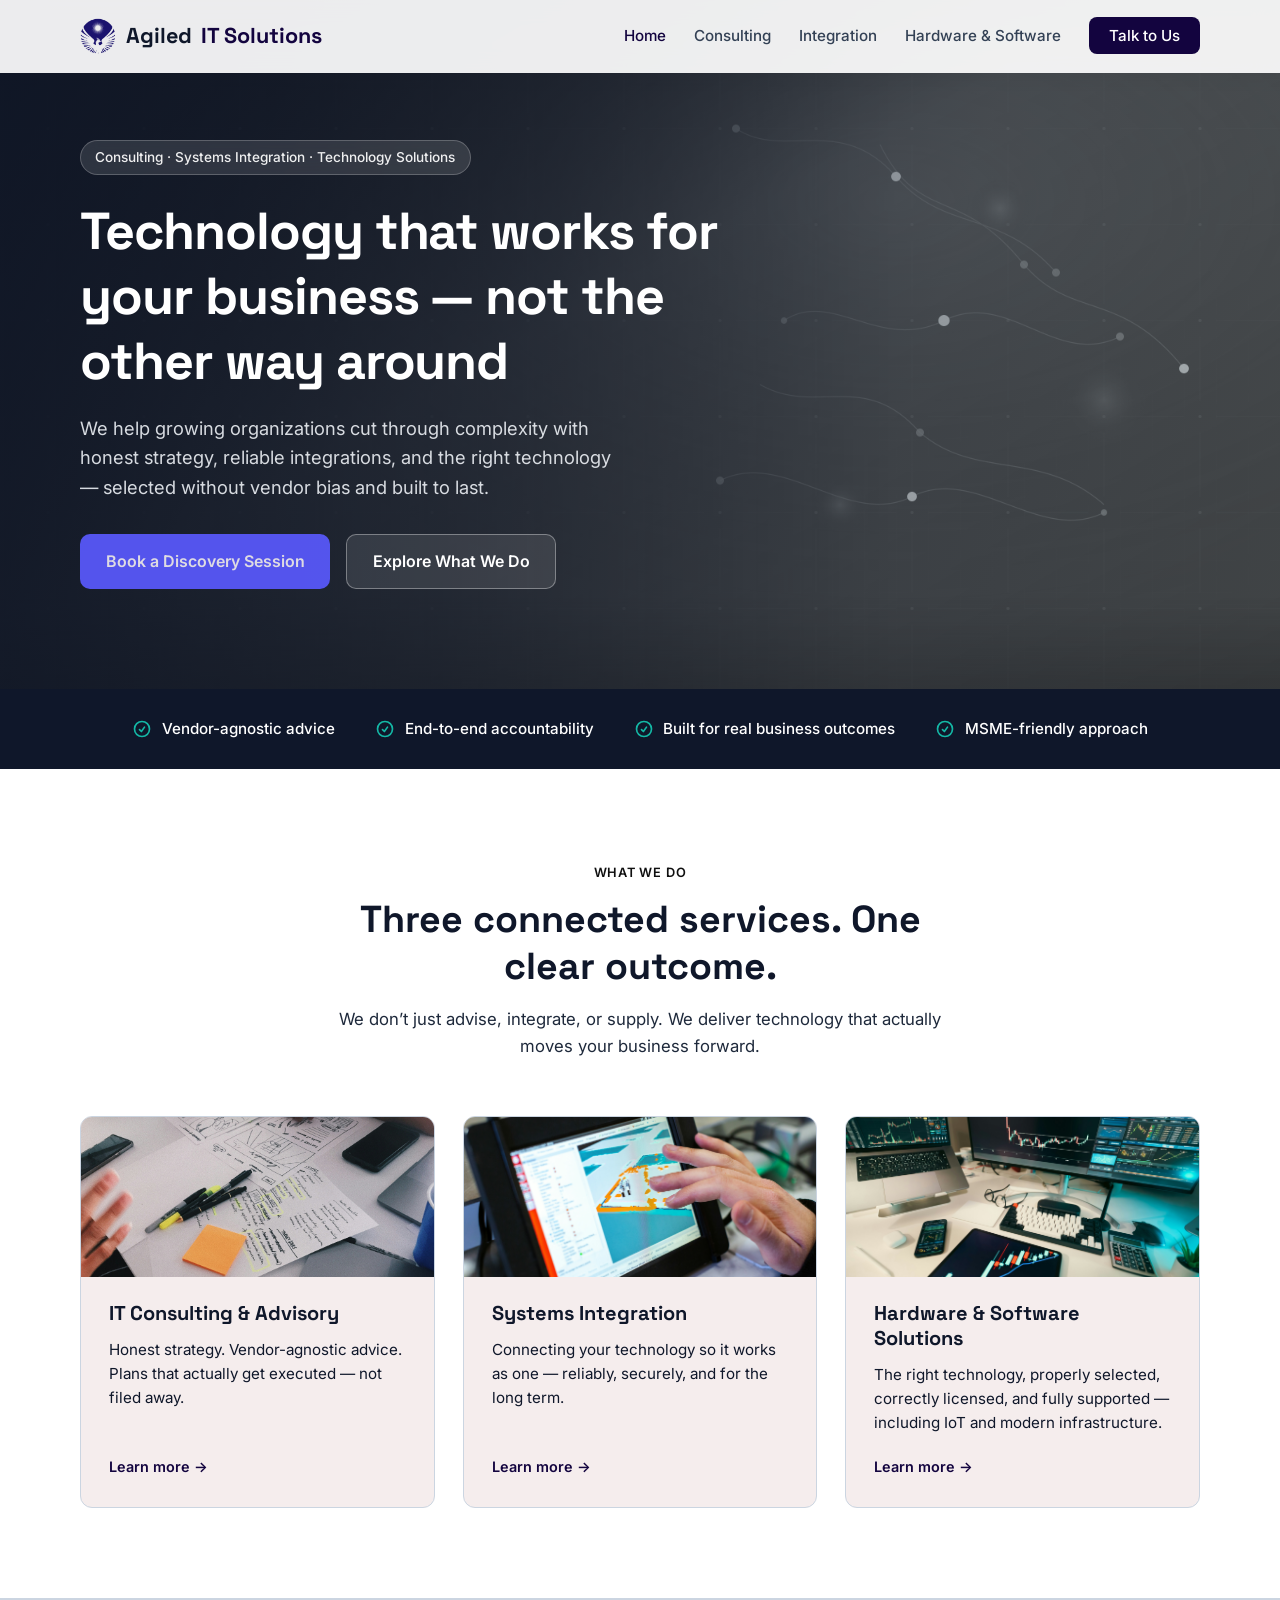
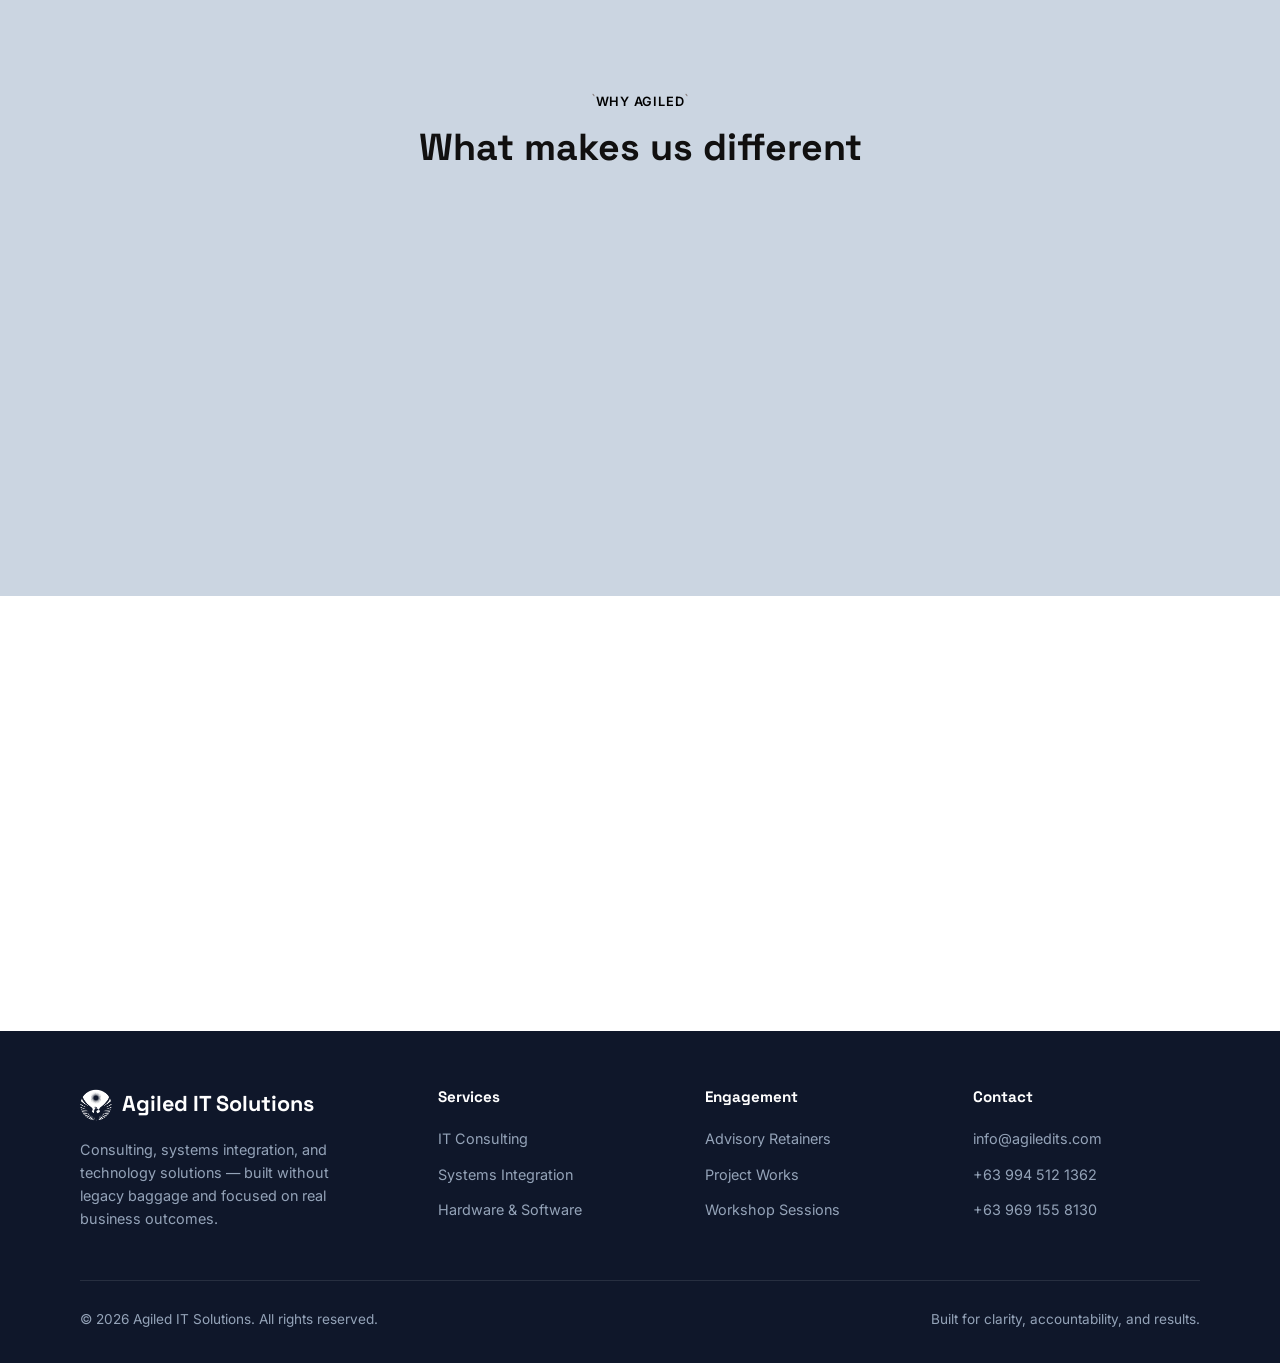
<file: index.html>
<!DOCTYPE html>
<html lang="en">
<head>
  <meta charset="UTF-8" />
  <meta name="viewport" content="width=device-width, initial-scale=1.0" />
  <title>Agiled IT Solutions | Consulting · Systems Integration · Technology Solutions</title>
  <meta name="description" content="Agiled IT Solutions – Vendor-agnostic IT consulting, systems integration, and technology solutions for growing businesses. Honest strategy. Real results." />
  <link rel="preconnect" href="https://fonts.googleapis.com" />
  <link rel="preconnect" href="https://fonts.gstatic.com" crossorigin />
  <link href="https://fonts.googleapis.com/css2?family=Inter:wght@400;500;600;700&family=Space+Grotesk:wght@500;600;700&display=swap" rel="stylesheet" />
  <link rel="stylesheet" href="css/styles.css" />
</head>
<body>

  <!-- Header -->
  <header id="header">
    <div class="container nav">
      <a href="index.html" class="logo"><img src="assets/logo.svg" alt="Agiled IT" width="36" height="36" />Agiled <span>IT Solutions</span></a>
      <ul class="nav-links" id="navLinks">
        <li><a href="index.html" class="active">Home</a></li>
        <li><a href="consulting.html">Consulting</a></li>
        <li><a href="integration.html">Integration</a></li>
        <li><a href="hardware.html">Hardware & Software</a></li>
        <li><a href="contact.html" class="nav-cta">Talk to Us</a></li>
      </ul>
      <button class="menu-toggle" id="menuToggle" aria-label="Toggle menu">
        <span></span><span></span><span></span>
      </button>
    </div>
  </header>

  <!-- Hero -->
  <section class="hero">
    <div class="container">
      <div class="hero-content">
        <div class="hero-badge">Consulting · Systems Integration · Technology Solutions</div>
        <h1>Technology that works for your business — <span>not the other way around</span></h1>
        <p>We help growing organizations cut through complexity with honest strategy, reliable integrations, and the right technology — selected without vendor bias and built to last.</p>
        <div class="hero-actions">
          <a href="contact.html" class="btn btn-primary">Book a Discovery Session</a>
          <a href="#services" class="btn btn-secondary">Explore What We Do</a>
        </div>
      </div>
    </div>
  </section>

  <!-- Trust Strip -->
  <div class="trust-strip">
    <div class="container">
      <div class="trust-item">
        <svg xmlns="http://www.w3.org/2000/svg" fill="none" viewBox="0 0 24 24" stroke="currentColor" stroke-width="2"><path stroke-linecap="round" stroke-linejoin="round" d="M9 12.75L11.25 15 15 9.75M21 12a9 9 0 11-18 0 9 9 0 0118 0z"/></svg>
        Vendor-agnostic advice
      </div>
      <div class="trust-item">
        <svg xmlns="http://www.w3.org/2000/svg" fill="none" viewBox="0 0 24 24" stroke="currentColor" stroke-width="2"><path stroke-linecap="round" stroke-linejoin="round" d="M9 12.75L11.25 15 15 9.75M21 12a9 9 0 11-18 0 9 9 0 0118 0z"/></svg>
        End-to-end accountability
      </div>
      <div class="trust-item">
        <svg xmlns="http://www.w3.org/2000/svg" fill="none" viewBox="0 0 24 24" stroke="currentColor" stroke-width="2"><path stroke-linecap="round" stroke-linejoin="round" d="M9 12.75L11.25 15 15 9.75M21 12a9 9 0 11-18 0 9 9 0 0118 0z"/></svg>
        Built for real business outcomes
      </div>
      <div class="trust-item">
        <svg xmlns="http://www.w3.org/2000/svg" fill="none" viewBox="0 0 24 24" stroke="currentColor" stroke-width="2"><path stroke-linecap="round" stroke-linejoin="round" d="M9 12.75L11.25 15 15 9.75M21 12a9 9 0 11-18 0 9 9 0 0118 0z"/></svg>
        MSME-friendly approach
      </div>
    </div>
  </div>

  <!-- Services Overview -->
  <section id="services">
    <div class="container">
      <div class="section-header reveal">
        <span class="section-label" style="color: rgb(15, 15, 15);">What We Do</span>
        <h2>Three connected services. One clear outcome.</h2>
        <p>We don’t just advise, integrate, or supply. We deliver technology that actually moves your business forward.</p>
      </div>
      <div class="services-grid">
        <article class="service-card reveal">
          <img class="service-card-image" src="assets/consulting_services.jpg" alt="IT Consulting & Advisory" width="400" height="240" />
          <div class="service-card-body">
            <h3>IT Consulting & Advisory</h3>
            <p>Honest strategy. Vendor-agnostic advice. Plans that actually get executed — not filed away.</p>
            <a href="consulting.html">Learn more →</a>
          </div>
        </article>
        <article class="service-card reveal">
          <img class="service-card-image" src="assets/software_integration.jpg" alt="Systems Integration" width="400" height="240" />
          <div class="service-card-body">
            <h3>Systems Integration</h3>
            <p>Connecting your technology so it works as one — reliably, securely, and for the long term.</p>
            <a href="integration.html">Learn more →</a>
          </div>
        </article>
        <article class="service-card reveal">
          <img class="service-card-image" src="assets/hardware_software_sales.jpg" alt="Hardware & Software Solutions" width="400" height="240" />
          <div class="service-card-body">
            <h3>Hardware & Software Solutions</h3>
            <p>The right technology, properly selected, correctly licensed, and fully supported — including IoT and modern infrastructure.</p>
            <a href="hardware.html">Learn more →</a>
          </div>
        </article>
      </div>
    </div>
  </section>

   <!-- Differentiators -->
  <section class="engagement">
    <div class="container">
      <div class="section-header reveal">
       `<span class="section-label" style="color: black;">Why Agiled</span>`
        <h2>What makes us different</h2>
      </div>
      <div class="diff-grid">
        <div class="engagement-card reveal">
          <div class="diff-icon">
            <svg xmlns="http://www.w3.org/2000/svg" width="28" height="28" fill="none" viewBox="0 0 24 24" stroke="currentColor" stroke-width="1.75"><path stroke-linecap="round" stroke-linejoin="round" d="M3.75 13.5l10.5-11.25L12 10.5h8.25L9.75 21.75 12 13.5H3.75z"/></svg>
          </div>
          <h4>No legacy baggage</h4>
          <p>We build from the ground up — free of outdated thinking and “how things have always been done.”</p>
        </div>
        <div class="engagement-card reveal">
          <div class="diff-icon">
            <svg xmlns="http://www.w3.org/2000/svg" width="28" height="28" fill="none" viewBox="0 0 24 24" stroke="currentColor" stroke-width="1.75"><path stroke-linecap="round" stroke-linejoin="round" d="M9 12.75L11.25 15 15 9.75M21 12c0 1.268-.63 2.39-1.593 3.068a3.745 3.745 0 01-1.043 3.296 3.745 3.745 0 01-3.296 1.043A3.745 3.745 0 0112 21c-1.268 0-2.39-.63-3.068-1.593a3.746 3.746 0 01-3.296-1.043 3.745 3.745 0 01-1.043-3.296A3.745 3.745 0 013 12c0-1.268.63-2.39 1.593-3.068a3.745 3.745 0 011.043-3.296 3.746 3.746 0 013.296-1.043A3.746 3.746 0 0112 3c1.268 0 2.39.63 3.068 1.593a3.746 3.746 0 013.296 1.043 3.746 3.746 0 011.043 3.296A3.745 3.745 0 0121 12z"/></svg>
          </div>
          <h4>Genuine accountability</h4>
          <p>Consulting, integration, and procurement as one coherent service — from start to finish.</p>
        </div>
        <div class="engagement-card reveal">
          <div class="diff-icon">
            <svg xmlns="http://www.w3.org/2000/svg" width="28" height="28" fill="none" viewBox="0 0 24 24" stroke="currentColor" stroke-width="1.75"><path stroke-linecap="round" stroke-linejoin="round" d="M2.25 18.75a60.07 60.07 0 0115.797 2.101c.727.198 1.453-.342 1.453-1.096V18.75M3.75 4.5v.75A.75.75 0 013 6h-.75m0 0v-.375c0-.621.504-1.125 1.125-1.125H20.25M2.25 6v9m18-10.5v.75c0 .414.336.75.75.75h.75m-1.5-1.5h.375c.621 0 1.125.504 1.125 1.125v9.75c0 .621-.504 1.125-1.125 1.125h-.375m1.5-1.5H21a.75.75 0 00-.75.75v.75m0 0H3.75m0 0h-.375a1.125 1.125 0 01-1.125-1.125V15m1.5 1.5v-.75A.75.75 0 003 15h-.75M15 10.5a3 3 0 11-6 0 3 3 0 016 0zm3 0h.008v.008H18V10.5zm-12 0h.008v.008H6V10.5z"/></svg>
          </div>
          <h4>MSME-aware</h4>
          <p>Practical solutions sized for growing businesses — not enterprise theater.</p>
        </div>
        <div class="engagement-card reveal">
          <div class="diff-icon">
            <svg xmlns="http://www.w3.org/2000/svg" width="28" height="28" fill="none" viewBox="0 0 24 24" stroke="currentColor" stroke-width="1.75"><path stroke-linecap="round" stroke-linejoin="round" d="M9.813 15.904L9 18.75l-.813-2.846a4.5 4.5 0 00-3.09-3.09L2.25 12l2.846-.813a4.5 4.5 0 003.09-3.09L9 5.25l.813 2.846a4.5 4.5 0 003.09 3.09L15.75 12l-2.846.813a4.5 4.5 0 00-3.09 3.09z"/></svg>
          </div>
          <h4>Outcomes over tools</h4>
          <p>We focus on business process improvement and real results — including AI-supported automation where it makes sense.</p>
        </div>
      </div>
    </div>
  </section>

  <!-- CTA -->
  <section class="cta">
    <div class="container reveal">
      <h2>Ready to talk about what is actually holding your technology back?</h2>
      <p>We are at an exciting and formative stage — actively building client relationships. If anything here speaks to a challenge you are dealing with, get in touch.</p>
      <a href="contact.html" class="btn btn-primary">Book a no-obligation discovery session</a>
    </div>
  </section>

  <!-- Footer -->
  <footer>
    <div class="container">
      <div class="footer-grid">
        <div class="footer-brand">
          <a href="index.html" class="logo"><img src="assets/logo.svg" alt="Agiled IT" width="36" height="36" />Agiled IT Solutions</a>
          <p>Consulting, systems integration, and technology solutions — built without legacy baggage and focused on real business outcomes.</p>
        </div>
        <div class="footer-col">
          <h4>Services</h4>
          <ul>
            <li><a href="consulting.html">IT Consulting</a></li>
            <li><a href="integration.html">Systems Integration</a></li>
            <li><a href="hardware.html">Hardware & Software</a></li>
          </ul>
        </div>
        <div class="footer-col">
          <h4>Engagement</h4>
          <ul>
            <li><a href="contact.html">Advisory Retainers</a></li>
            <li><a href="contact.html">Project Works</a></li>
            <li><a href="contact.html">Workshop Sessions</a></li>
          </ul>
        </div>
        <div class="footer-col">
          <h4>Contact</h4>
          <ul>
            <li><a href="mailto:info@agiledits.com">info@agiledits.com</a></li>
            <li><a href="tel:+639945121362">+63 994 512 1362</a></li>
            <li><a href="tel:+639945121362">+63 969 155 8130</a></li>
          </ul>
        </div>
      </div>
      <div class="footer-bottom">
        <span>© 2026 Agiled IT Solutions. All rights reserved.</span>
        <span>Built for clarity, accountability, and results.</span>
      </div>
    </div>
  </footer>

  <script src="js/main.js"></script>
</body>
</html>
</file>
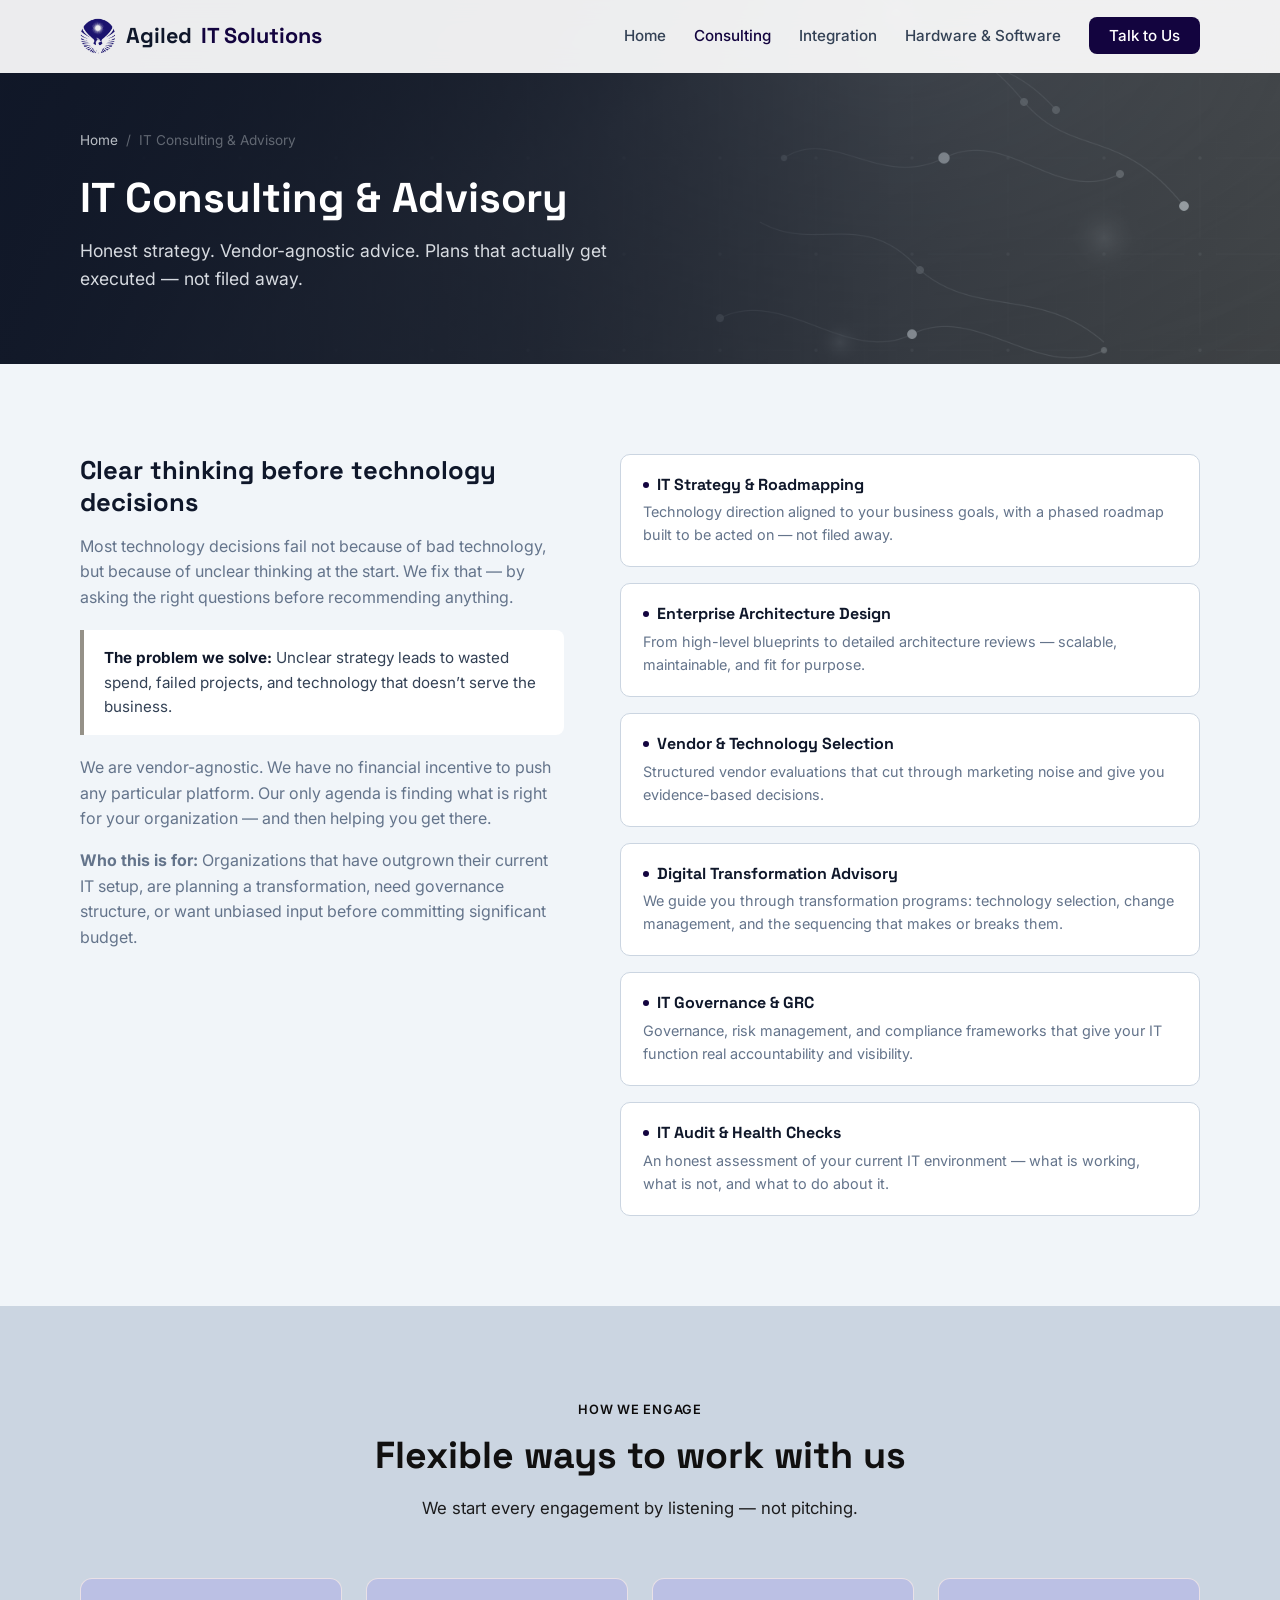
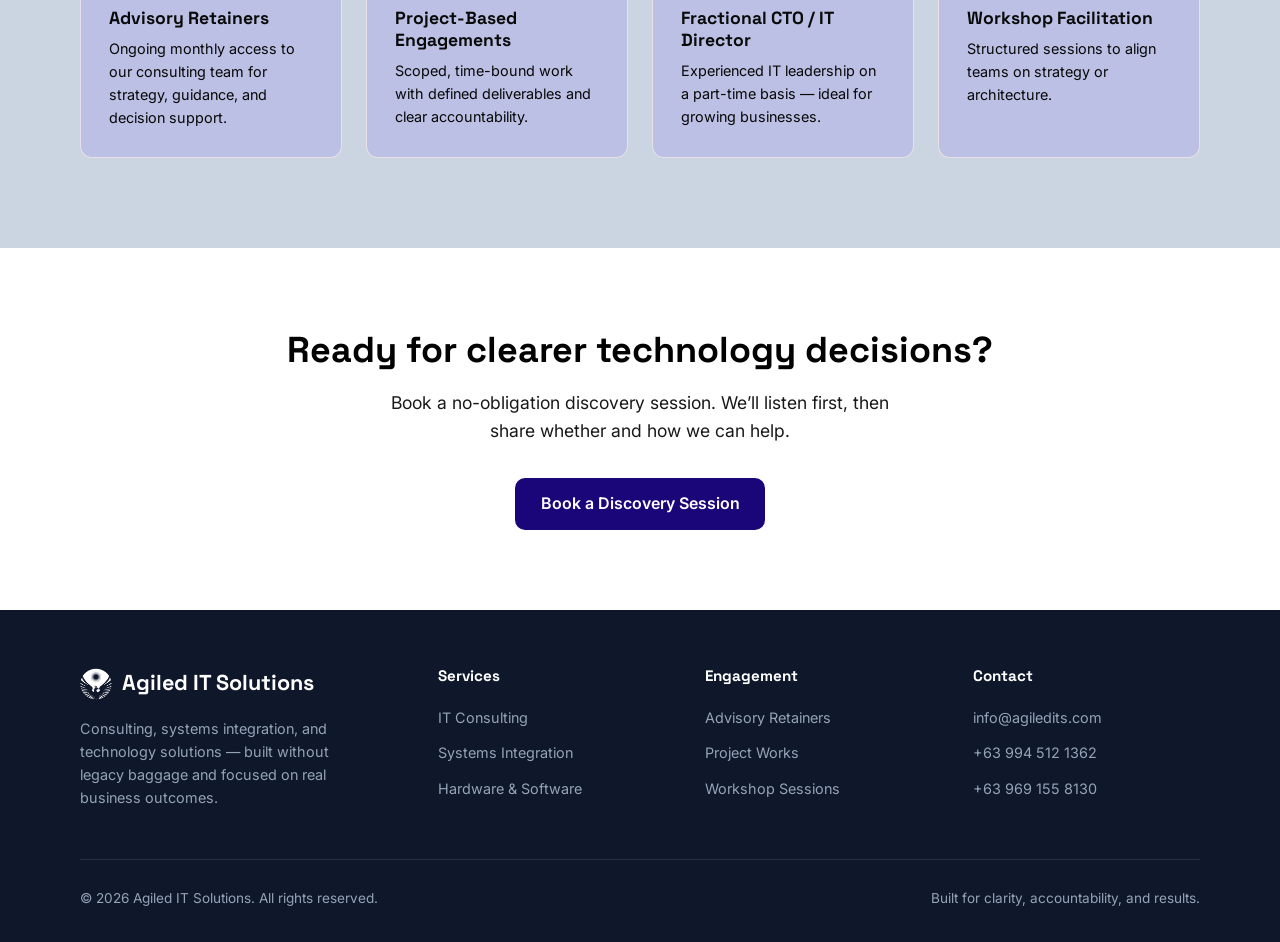
<file: consulting.html>
<!DOCTYPE html>
<html lang="en">
<head>
  <meta charset="UTF-8" />
  <meta name="viewport" content="width=device-width, initial-scale=1.0" />
  <title>IT Consulting & Advisory | Agiled IT Solutions</title>
  <meta name="description" content="Honest, vendor-agnostic IT strategy, architecture, and advisory for growing organizations. Plans that actually get executed." />
  <link rel="preconnect" href="https://fonts.googleapis.com" />
  <link rel="preconnect" href="https://fonts.gstatic.com" crossorigin />
  <link href="https://fonts.googleapis.com/css2?family=Inter:wght@400;500;600;700&family=Space+Grotesk:wght@500;600;700&display=swap" rel="stylesheet" />
  <link rel="stylesheet" href="css/styles.css" />
</head>
<body>

  <header id="header">
    <div class="container nav">
      <a href="index.html" class="logo"><img src="assets/logo.svg" alt="Agiled IT" width="36" height="36" />Agiled <span>IT Solutions</span></a>
      <ul class="nav-links" id="navLinks">
        <li><a href="index.html">Home</a></li>
        <li><a href="consulting.html" class="active">Consulting</a></li>
        <li><a href="integration.html">Integration</a></li>
        <li><a href="hardware.html">Hardware & Software</a></li>
        <li><a href="contact.html" class="nav-cta">Talk to Us</a></li>
      </ul>
      <button class="menu-toggle" id="menuToggle" aria-label="Toggle menu">
        <span></span><span></span><span></span>
      </button>
    </div>
  </header>

  <section class="page-hero">
    <div class="container">
      <div class="breadcrumb">
        <a href="index.html">Home</a>
        <span>/</span>
        <span>IT Consulting & Advisory</span>
      </div>
      <h1>IT Consulting & Advisory</h1>
      <p>Honest strategy. Vendor-agnostic advice. Plans that actually get executed — not filed away.</p>
    </div>
  </section>

  <section class="detail-section">
    <div class="container">
      <div class="detail-block reveal">
        <div class="detail-content">
          <h3>Clear thinking before technology decisions</h3>
          <p>Most technology decisions fail not because of bad technology, but because of unclear thinking at the start. We fix that — by asking the right questions before recommending anything.</p>
          <div class="problem">
            <strong>The problem we solve:</strong> Unclear strategy leads to wasted spend, failed projects, and technology that doesn’t serve the business.
          </div>
          <p>We are vendor-agnostic. We have no financial incentive to push any particular platform. Our only agenda is finding what is right for your organization — and then helping you get there.</p>
          <p><strong>Who this is for:</strong> Organizations that have outgrown their current IT setup, are planning a transformation, need governance structure, or want unbiased input before committing significant budget.</p>
        </div>
        <div class="detail-list">
          <div class="detail-item">
            <h4>IT Strategy & Roadmapping</h4>
            <p>Technology direction aligned to your business goals, with a phased roadmap built to be acted on — not filed away.</p>
          </div>
          <div class="detail-item">
            <h4>Enterprise Architecture Design</h4>
            <p>From high-level blueprints to detailed architecture reviews — scalable, maintainable, and fit for purpose.</p>
          </div>
          <div class="detail-item">
            <h4>Vendor & Technology Selection</h4>
            <p>Structured vendor evaluations that cut through marketing noise and give you evidence-based decisions.</p>
          </div>
          <div class="detail-item">
            <h4>Digital Transformation Advisory</h4>
            <p>We guide you through transformation programs: technology selection, change management, and the sequencing that makes or breaks them.</p>
          </div>
          <div class="detail-item">
            <h4>IT Governance & GRC</h4>
            <p>Governance, risk management, and compliance frameworks that give your IT function real accountability and visibility.</p>
          </div>
          <div class="detail-item">
            <h4>IT Audit & Health Checks</h4>
            <p>An honest assessment of your current IT environment — what is working, what is not, and what to do about it.</p>
          </div>
        </div>
      </div>
    </div>
  </section>

  <section class="engagement">
    <div class="container">
      <div class="section-header reveal">
        <span class="section-label" style="color: rgb(12, 11, 11);">How We Engage</span>
        <h2>Flexible ways to work with us</h2>
        <p>We start every engagement by listening — not pitching.</p>
      </div>
      <div class="engagement-grid">
        <div class="engagement-card reveal">
          <h4>Advisory Retainers</h4>
          <p>Ongoing monthly access to our consulting team for strategy, guidance, and decision support.</p>
        </div>
        <div class="engagement-card reveal">
          <h4>Project-Based Engagements</h4>
          <p>Scoped, time-bound work with defined deliverables and clear accountability.</p>
        </div>
        <div class="engagement-card reveal">
          <h4>Fractional CTO / IT Director</h4>
          <p>Experienced IT leadership on a part-time basis — ideal for growing businesses.</p>
        </div>
        <div class="engagement-card reveal">
          <h4>Workshop Facilitation</h4>
          <p>Structured sessions to align teams on strategy or architecture.</p>
        </div>
      </div>
    </div>
  </section>

  <section class="cta">
    <div class="container reveal">
      <h2>Ready for clearer technology decisions?</h2>
      <p>Book a no-obligation discovery session. We’ll listen first, then share whether and how we can help.</p>
      <a href="contact.html" class="btn btn-primary">Book a Discovery Session</a>
    </div>
  </section>

   <!-- Footer -->
  <footer>
    <div class="container">
      <div class="footer-grid">
        <div class="footer-brand">
          <a href="index.html" class="logo"><img src="assets/logo.svg" alt="Agiled IT" width="36" height="36" />Agiled IT Solutions</a>
          <p>Consulting, systems integration, and technology solutions — built without legacy baggage and focused on real business outcomes.</p>
        </div>
        <div class="footer-col">
          <h4>Services</h4>
          <ul>
            <li><a href="consulting.html">IT Consulting</a></li>
            <li><a href="integration.html">Systems Integration</a></li>
            <li><a href="hardware.html">Hardware & Software</a></li>
          </ul>
        </div>
        <div class="footer-col">
          <h4>Engagement</h4>
          <ul>
            <li><a href="contact.html">Advisory Retainers</a></li>
            <li><a href="contact.html">Project Works</a></li>
            <li><a href="contact.html">Workshop Sessions</a></li>
          </ul>
        </div>
        <div class="footer-col">
          <h4>Contact</h4>
          <ul>
            <li><a href="mailto:info@agiledits.com">info@agiledits.com</a></li>
            <li><a href="tel:+639945121362">+63 994 512 1362</a></li>
            <li><a href="tel:+639945121362">+63 969 155 8130</a></li>
          </ul>
        </div>
      </div>
      <div class="footer-bottom">
        <span>© 2026 Agiled IT Solutions. All rights reserved.</span>
        <span>Built for clarity, accountability, and results.</span>
      </div>
    </div>
  </footer>

  <script src="js/main.js"></script>
</body>
</html>
</file>
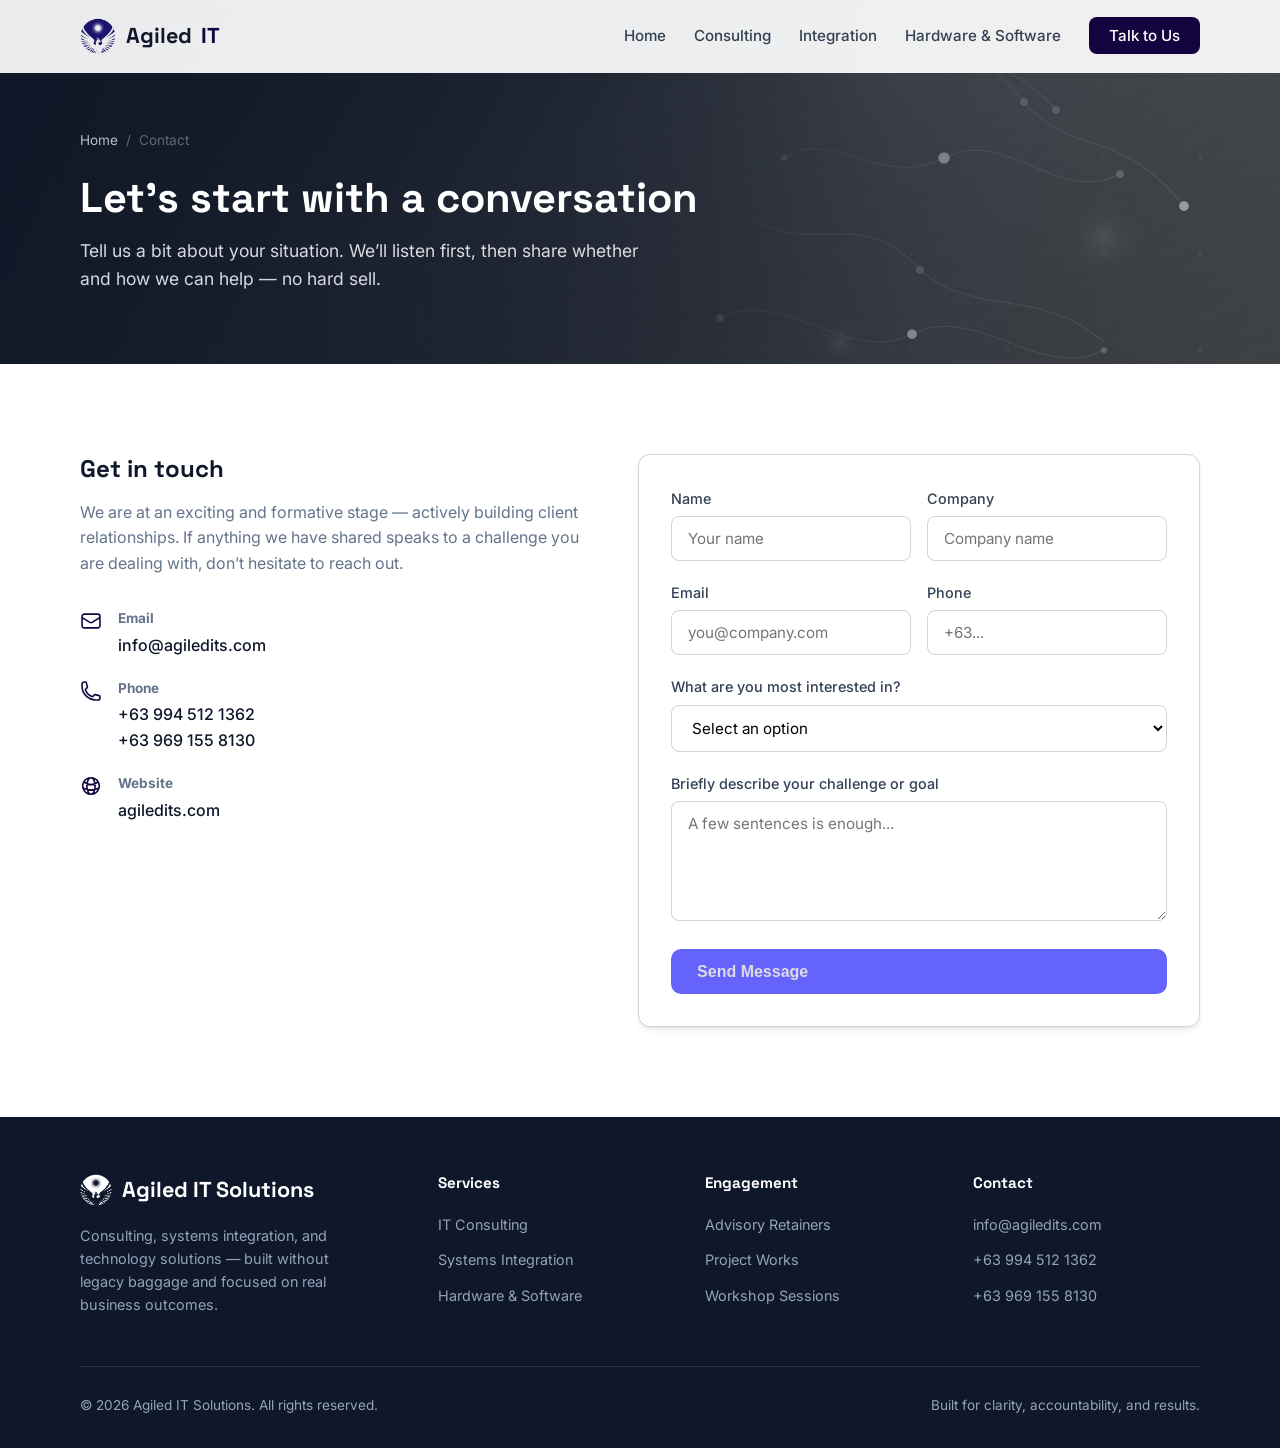
<file: contact.html>
<!DOCTYPE html>
<html lang="en">
<head>
  <meta charset="UTF-8" />
  <meta name="viewport" content="width=device-width, initial-scale=1.0" />
  <title>Contact Us | Agiled IT Solutions</title>
  <meta name="description" content="Book a no-obligation discovery session with Agiled IT Solutions. We listen first — then help where it makes sense." />
  <link rel="preconnect" href="https://fonts.googleapis.com" />
  <link rel="preconnect" href="https://fonts.gstatic.com" crossorigin />
  <link href="https://fonts.googleapis.com/css2?family=Inter:wght@400;500;600;700&family=Space+Grotesk:wght@500;600;700&display=swap" rel="stylesheet" />
  <link rel="stylesheet" href="css/styles.css" />
</head>
<body>

  <header id="header">
    <div class="container nav">
      <a href="index.html" class="logo"><img src="assets/logo.svg" alt="Agiled IT" width="36" height="36" />Agiled <span>IT</span></a>
      <ul class="nav-links" id="navLinks">
        <li><a href="index.html">Home</a></li>
        <li><a href="consulting.html">Consulting</a></li>
        <li><a href="integration.html">Integration</a></li>
        <li><a href="hardware.html">Hardware & Software</a></li>
        <li><a href="contact.html" class="nav-cta active">Talk to Us</a></li>
      </ul>
      <button class="menu-toggle" id="menuToggle" aria-label="Toggle menu">
        <span></span><span></span><span></span>
      </button>
    </div>
  </header>

  <section class="page-hero">
    <div class="container">
      <div class="breadcrumb">
        <a href="index.html">Home</a>
        <span>/</span>
        <span>Contact</span>
      </div>
      <h1>Let’s start with a conversation</h1>
      <p>Tell us a bit about your situation. We’ll listen first, then share whether and how we can help — no hard sell.</p>
    </div>
  </section>

  <section>
    <div class="container">
      <div class="contact-grid">
        <div class="contact-info reveal">
          <h3>Get in touch</h3>
          <p>We are at an exciting and formative stage — actively building client relationships. If anything we have shared speaks to a challenge you are dealing with, don’t hesitate to reach out.</p>
          <div class="contact-details">
            <div class="contact-item">
              <svg xmlns="http://www.w3.org/2000/svg" fill="none" viewBox="0 0 24 24" stroke="currentColor" stroke-width="1.75"><path stroke-linecap="round" stroke-linejoin="round" d="M21.75 6.75v10.5a2.25 2.25 0 01-2.25 2.25h-15a2.25 2.25 0 01-2.25-2.25V6.75m19.5 0A2.25 2.25 0 0019.5 4.5h-15a2.25 2.25 0 00-2.25 2.25m19.5 0v.243a2.25 2.25 0 01-1.07 1.916l-7.5 4.615a2.25 2.25 0 01-2.36 0L3.32 8.91a2.25 2.25 0 01-1.07-1.916V6.75"/></svg>
              <div>
                <strong>Email</strong>
                <a href="mailto:info@agiledits.com">info@agiledits.com</a>
              </div>
            </div>
            <div class="contact-item">
              <svg xmlns="http://www.w3.org/2000/svg" fill="none" viewBox="0 0 24 24" stroke="currentColor" stroke-width="1.75"><path stroke-linecap="round" stroke-linejoin="round" d="M2.25 6.75c0 8.284 6.716 15 15 15h2.25a2.25 2.25 0 002.25-2.25v-1.372c0-.516-.351-.966-.852-1.091l-4.423-1.106c-.44-.11-.902.055-1.173.417l-.97 1.293c-.282.376-.769.542-1.21.38a12.035 12.035 0 01-7.143-7.143c-.162-.441.004-.928.38-1.21l1.293-.97c.363-.271.527-.734.417-1.173L6.963 3.102a1.125 1.125 0 00-1.091-.852H4.5A2.25 2.25 0 002.25 4.5v2.25z"/></svg>
              <div>
                <strong>Phone</strong>
                <a href="tel:+639945121362">+63 994 512 1362</a><br>
                <a href="tel:+639691558130">+63 969 155 8130</a>
              </div>
            </div>
            <div class="contact-item">
              <svg xmlns="http://www.w3.org/2000/svg" fill="none" viewBox="0 0 24 24" stroke="currentColor" stroke-width="1.75"><path stroke-linecap="round" stroke-linejoin="round" d="M12 21a9.004 9.004 0 008.716-6.747M12 21a9.004 9.004 0 01-8.716-6.747M12 21c2.485 0 4.5-4.03 4.5-9S14.485 3 12 3m0 18c-2.485 0-4.5-4.03-4.5-9S9.515 3 12 3m0 0a8.997 8.997 0 017.843 4.582M12 3a8.997 8.997 0 00-7.843 4.582m15.686 0A11.953 11.953 0 0112 10.5c-2.998 0-5.74-1.1-7.843-2.918m15.686 0A8.959 8.959 0 0121 12c0 .778-.099 1.533-.284 2.253m0 0A17.919 17.919 0 0112 16.5c-3.162 0-6.133-.815-8.716-2.247m0 0A9.015 9.015 0 013 12c0-1.605.42-3.113 1.157-4.418"/></svg>
              <div>
                <strong>Website</strong>
                <a href="https://agiledits.com" target="_blank" rel="noopener">agiledits.com</a>
              </div>
            </div>
          </div>
        </div>

        <div class="contact-form reveal" id="contactFormWrapper">
          <form id="contactForm" action="https://script.google.com/macros/s/AKfycbxSZ9I6gxTjlck__5PZNuSvRiv6D7xnNMJlYh7U1o2RQgUAjTowxKaG55TE3_BZTLpQ/exec" method="POST">
            
            <!-- Honeypot anti-spam input (hidden from real users) -->
            <div style="display:none !important;" aria-hidden="true">
              <label for="_gotcha">Don't fill this out if you're human:</label>
              <input type="text" id="_gotcha" name="_gotcha" tabindex="-1" autocomplete="off" />
            </div>

            <div class="form-row">
              <div class="form-group">
                <label for="name">Name</label>
                <input type="text" id="name" name="name" required placeholder="Your name" />
              </div>
              <div class="form-group">
                <label for="company">Company</label>
                <input type="text" id="company" name="company" placeholder="Company name" />
              </div>
            </div>
            <div class="form-row">
              <div class="form-group">
                <label for="email">Email</label>
                <input type="email" id="email" name="email" required placeholder="you@company.com" />
              </div>
              <div class="form-group">
                <label for="phone">Phone</label>
                <input type="tel" id="phone" name="phone" placeholder="+63..." />
              </div>
            </div>
            <div class="form-group">
              <label for="interest">What are you most interested in?</label>
              <select id="interest" name="interest">
                <option value="">Select an option</option>
                <option value="consulting">IT Consulting & Advisory</option>
                <option value="integration">Systems Integration</option>
                <option value="hardware">Hardware & Software Solutions</option>
                <option value="fractional">Fractional CTO / IT Leadership</option>
                <option value="other">Something else / Not sure yet</option>
              </select>
            </div>
            <div class="form-group">
              <label for="message">Briefly describe your challenge or goal</label>
              <textarea id="message" name="message" placeholder="A few sentences is enough..."></textarea>
            </div>
            <button type="submit" class="btn btn-primary" id="submitBtn" style="width: 100%;">Send Message</button>
          </form>

          <div class="form-success" id="formSuccess" style="display: none;">
            <svg xmlns="http://www.w3.org/2000/svg" fill="none" viewBox="0 0 24 24" stroke="currentColor" stroke-width="1.5"><path stroke-linecap="round" stroke-linejoin="round" d="M9 12.75L11.25 15 15 9.75M21 12a9 9 0 11-18 0 9 9 0 0118 0z"/></svg>
            <h3 style="margin-bottom: 0.5rem;">Message received</h3>
            <p style="color: var(--gray-500);">Thank you. We’ll be in touch shortly to schedule a discovery conversation.</p>
          </div>
        </div>
      </div>
    </div>
  </section>

  <!-- Footer -->
  <footer>
    <div class="container">
      <div class="footer-grid">
        <div class="footer-brand">
          <a href="index.html" class="logo"><img src="assets/logo.svg" alt="Agiled IT" width="36" height="36" />Agiled IT Solutions</a>
          <p>Consulting, systems integration, and technology solutions — built without legacy baggage and focused on real business outcomes.</p>
        </div>
        <div class="footer-col">
          <h4>Services</h4>
          <ul>
            <li><a href="consulting.html">IT Consulting</a></li>
            <li><a href="integration.html">Systems Integration</a></li>
            <li><a href="hardware.html">Hardware & Software</a></li>
          </ul>
        </div>
        <div class="footer-col">
          <h4>Engagement</h4>
          <ul>
            <li><a href="contact.html">Advisory Retainers</a></li>
            <li><a href="contact.html">Project Works</a></li>
            <li><a href="contact.html">Workshop Sessions</a></li>
          </ul>
        </div>
        <div class="footer-col">
          <h4>Contact</h4>
          <ul>
            <li><a href="mailto:info@agiledits.com">info@agiledits.com</a></li>
            <li><a href="tel:+639945121362">+63 994 512 1362</a></li>
            <li><a href="tel:+639945121362">+63 969 155 8130</a></li>
          </ul>
        </div>
      </div>
      <div class="footer-bottom">
        <span>© 2026 Agiled IT Solutions. All rights reserved.</span>
        <span>Built for clarity, accountability, and results.</span>
      </div>
    </div>
  </footer>

  <script src="js/main.js"></script>
  
  <script>
  document.addEventListener('DOMContentLoaded', () => {
    const form = document.getElementById('contactForm');
    const successMessage = document.getElementById('formSuccess');
    const submitBtn = document.getElementById('submitBtn');

    if (form) {
      form.addEventListener('submit', function (event) {
        event.preventDefault();

        submitBtn.disabled = true;
        submitBtn.innerText = 'Sending...';

        const formData = new FormData(form);

        fetch(form.action, {
          method: 'POST',
          body: formData,
          mode: 'no-cors' // Bypasses browser CORS restrictions on Google redirects
        })
        .then(() => {
          form.style.display = 'none';
          if (successMessage) {
            successMessage.style.display = 'block';
          }
        })
        .catch(error => {
          alert('Something went wrong. Please try sending again.');
          submitBtn.disabled = false;
          submitBtn.innerText = 'Send Message';
        });
      });
    }
  });
</script>
</body>
</html>
</file>
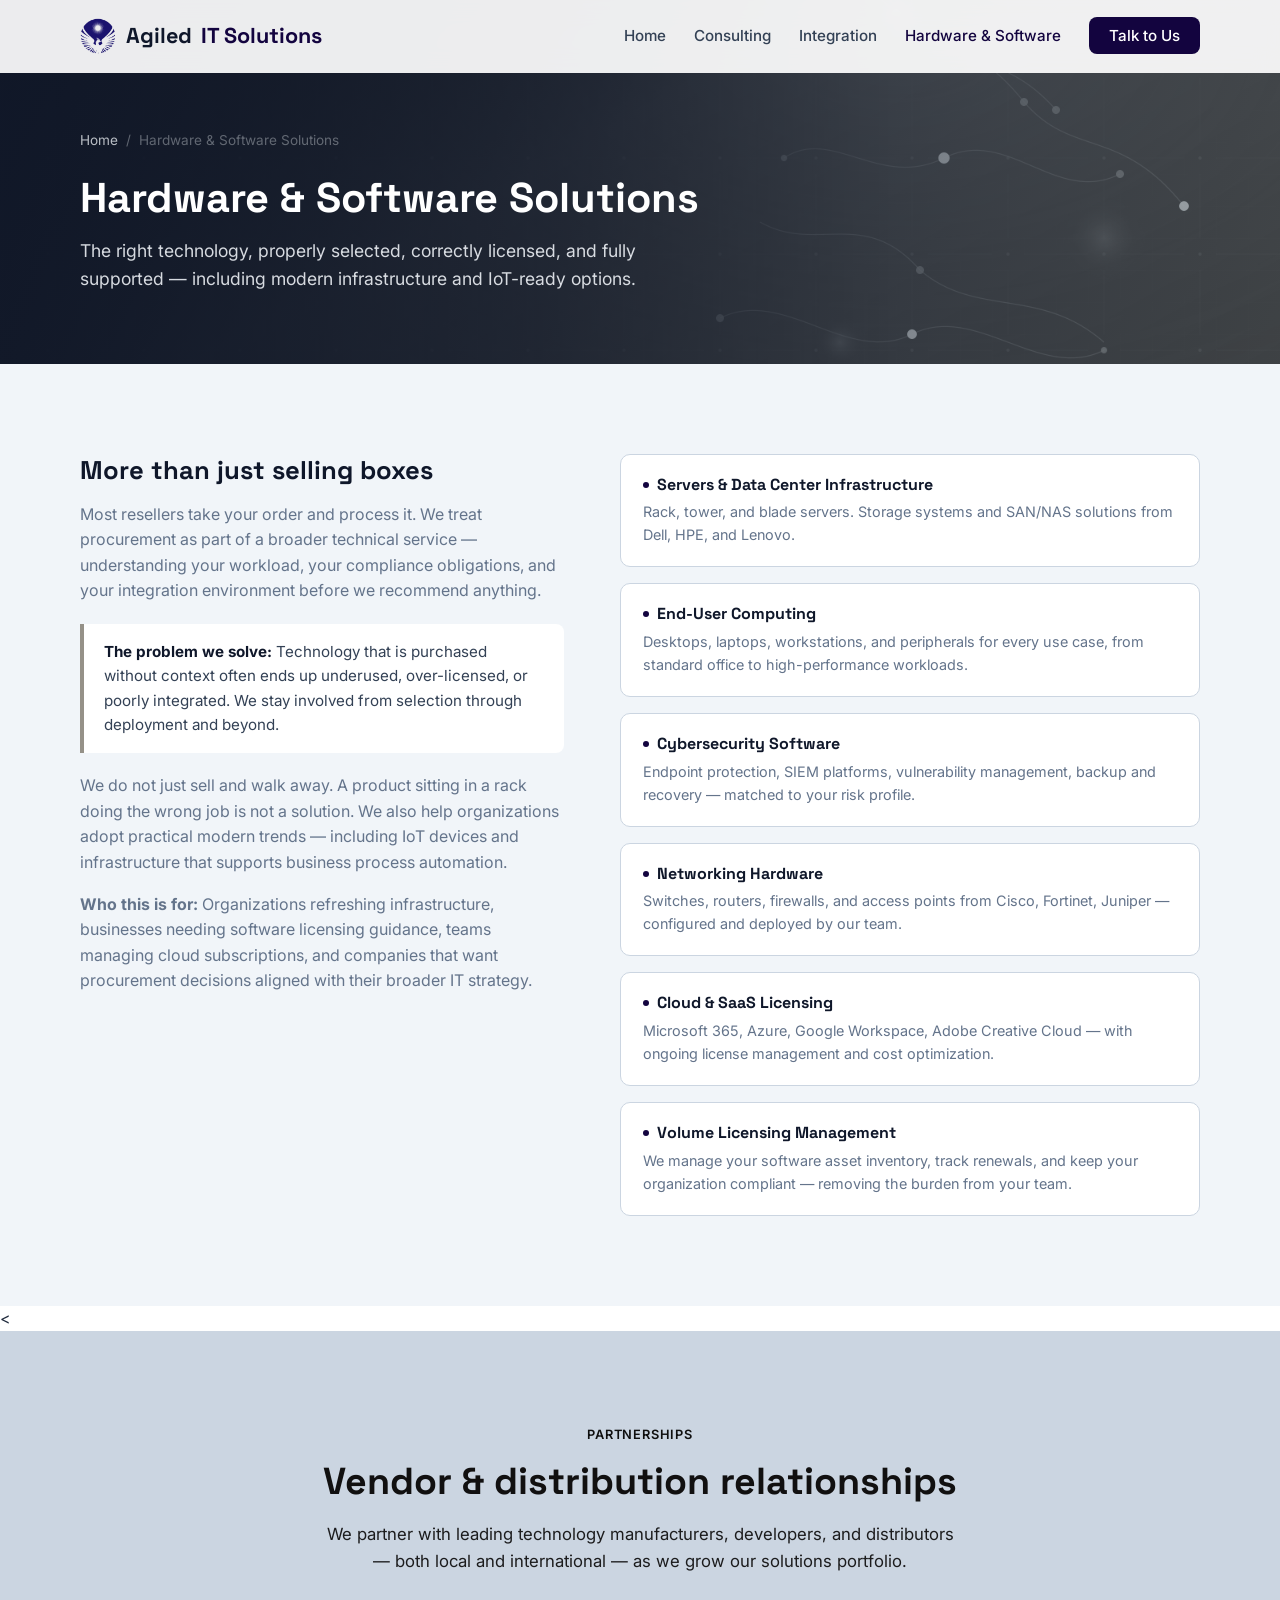
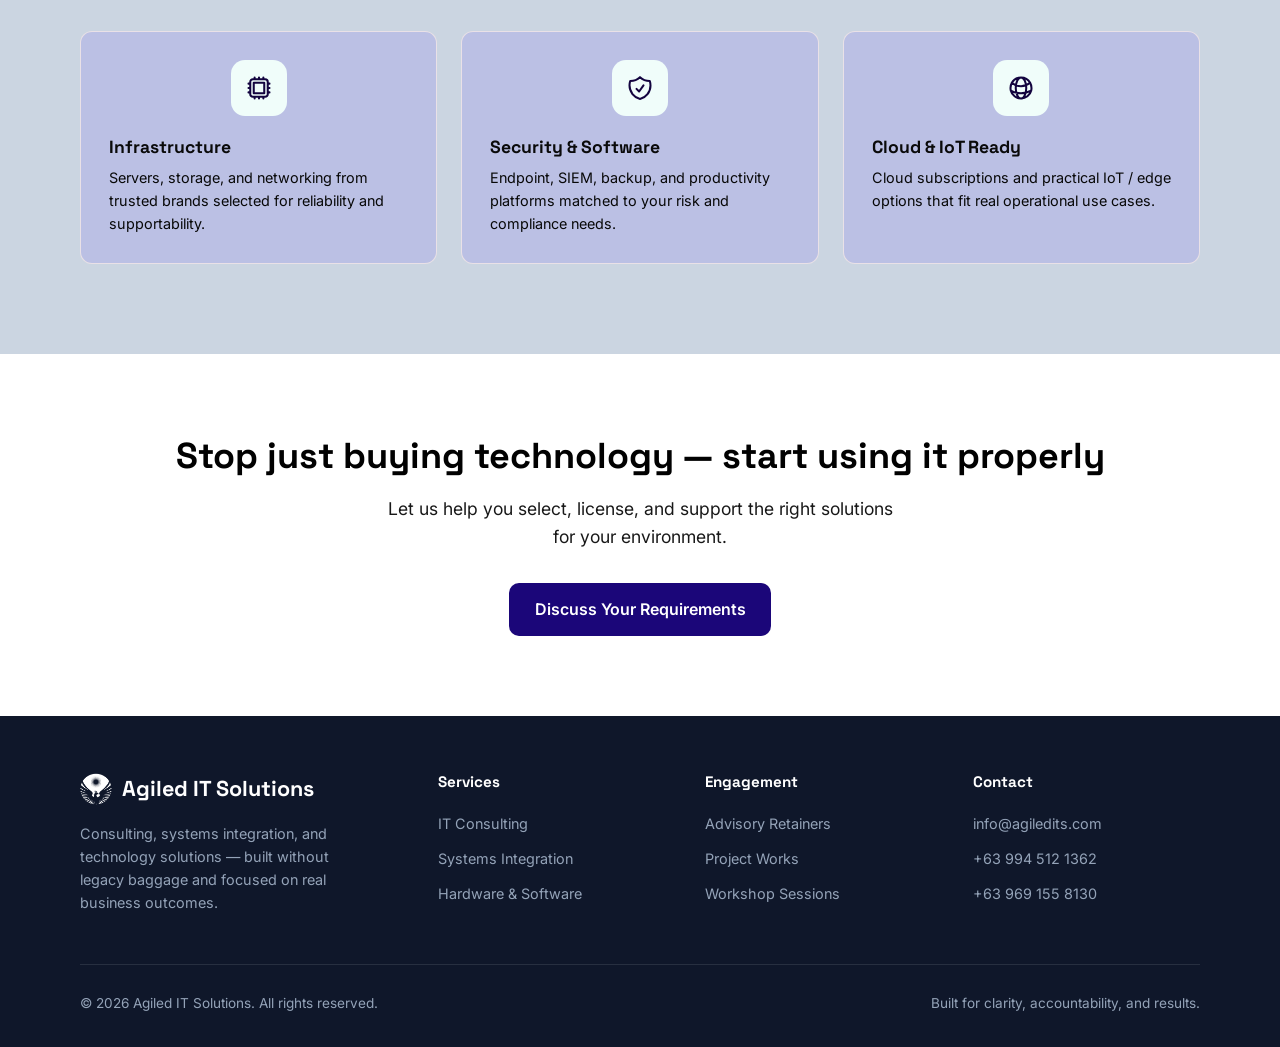
<file: hardware.html>
<!DOCTYPE html>
<html lang="en">
<head>
  <meta charset="UTF-8" />
  <meta name="viewport" content="width=device-width, initial-scale=1.0" />
  <title>Hardware & Software Solutions | Agiled IT Solutions</title>
  <meta name="description" content="The right technology, properly selected, correctly licensed, and fully supported. Servers, networking, cybersecurity, cloud licensing, and IoT-ready solutions." />
  <link rel="preconnect" href="https://fonts.googleapis.com" />
  <link rel="preconnect" href="https://fonts.gstatic.com" crossorigin />
  <link href="https://fonts.googleapis.com/css2?family=Inter:wght@400;500;600;700&family=Space+Grotesk:wght@500;600;700&display=swap" rel="stylesheet" />
  <link rel="stylesheet" href="css/styles.css" />
</head>
<body>

  <header id="header">
    <div class="container nav">
      <a href="index.html" class="logo"><img src="assets/logo.svg" alt="Agiled IT" width="36" height="36" />Agiled <span>IT Solutions</span></a>
      <ul class="nav-links" id="navLinks">
        <li><a href="index.html">Home</a></li>
        <li><a href="consulting.html">Consulting</a></li>
        <li><a href="integration.html">Integration</a></li>
        <li><a href="hardware.html" class="active">Hardware & Software</a></li>
        <li><a href="contact.html" class="nav-cta">Talk to Us</a></li>
      </ul>
      <button class="menu-toggle" id="menuToggle" aria-label="Toggle menu">
        <span></span><span></span><span></span>
      </button>
    </div>
  </header>

  <section class="page-hero">
    <div class="container">
      <div class="breadcrumb">
        <a href="index.html">Home</a>
        <span>/</span>
        <span>Hardware & Software Solutions</span>
      </div>
      <h1>Hardware & Software Solutions</h1>
      <p>The right technology, properly selected, correctly licensed, and fully supported — including modern infrastructure and IoT-ready options.</p>
    </div>
  </section>

  <section class="detail-section">
    <div class="container">
      <div class="detail-block reveal">
        <div class="detail-content">
          <h3>More than just selling boxes</h3>
          <p>Most resellers take your order and process it. We treat procurement as part of a broader technical service — understanding your workload, your compliance obligations, and your integration environment before we recommend anything.</p>
          <div class="problem">
            <strong>The problem we solve:</strong> Technology that is purchased without context often ends up underused, over-licensed, or poorly integrated. We stay involved from selection through deployment and beyond.
          </div>
          <p>We do not just sell and walk away. A product sitting in a rack doing the wrong job is not a solution. We also help organizations adopt practical modern trends — including IoT devices and infrastructure that supports business process automation.</p>
          <p><strong>Who this is for:</strong> Organizations refreshing infrastructure, businesses needing software licensing guidance, teams managing cloud subscriptions, and companies that want procurement decisions aligned with their broader IT strategy.</p>
        </div>
        <div class="detail-list">
          <div class="detail-item">
            <h4>Servers & Data Center Infrastructure</h4>
            <p>Rack, tower, and blade servers. Storage systems and SAN/NAS solutions from Dell, HPE, and Lenovo.</p>
          </div>
          <div class="detail-item">
            <h4>End-User Computing</h4>
            <p>Desktops, laptops, workstations, and peripherals for every use case, from standard office to high-performance workloads.</p>
          </div>
          <div class="detail-item">
            <h4>Cybersecurity Software</h4>
            <p>Endpoint protection, SIEM platforms, vulnerability management, backup and recovery — matched to your risk profile.</p>
          </div>
          <div class="detail-item">
            <h4>Networking Hardware</h4>
            <p>Switches, routers, firewalls, and access points from Cisco, Fortinet, Juniper — configured and deployed by our team.</p>
          </div>
          <div class="detail-item">
            <h4>Cloud & SaaS Licensing</h4>
            <p>Microsoft 365, Azure, Google Workspace, Adobe Creative Cloud — with ongoing license management and cost optimization.</p>
          </div>
          <div class="detail-item">
            <h4>Volume Licensing Management</h4>
            <p>We manage your software asset inventory, track renewals, and keep your organization compliant — removing the burden from your team.</p>
          </div>
        </div>
      </div>
    </div>
  </section>

  < <section class="engagement">
    <div class="container">
      <div class="section-header reveal">
        <span class="section-label" style="color: rgb(15, 15, 15);">Partnerships</span>
        <h2>Vendor & distribution relationships</h2>
        <p>We partner with leading technology manufacturers, developers, and distributors — both local and international — as we grow our solutions portfolio.</p>
      </div>
      <div class="diff-grid">
        <div class="engagement-card reveal">
          <div class="diff-icon">
            <svg xmlns="http://www.w3.org/2000/svg" width="28" height="28" fill="none" viewBox="0 0 24 24" stroke="currentColor" stroke-width="1.75"><path stroke-linecap="round" stroke-linejoin="round" d="M8.25 3v1.5M4.5 8.25H3m18 0h-1.5M4.5 12H3m18 0h-1.5m-15 3.75H3m18 0h-1.5M8.25 19.5V21M12 3v1.5m0 15V21m3.75-18v1.5m0 15V21m-9-1.5h10.5a2.25 2.25 0 002.25-2.25V6.75a2.25 2.25 0 00-2.25-2.25H6.75A2.25 2.25 0 004.5 6.75v10.5a2.25 2.25 0 002.25 2.25zm.75-12h9v9h-9v-9z"/></svg>
          </div>
          <h4>Infrastructure</h4>
          <p>Servers, storage, and networking from trusted brands selected for reliability and supportability.</p>
        </div>
        <div class="engagement-card reveal">
          <div class="diff-icon">
            <svg xmlns="http://www.w3.org/2000/svg" width="28" height="28" fill="none" viewBox="0 0 24 24" stroke="currentColor" stroke-width="1.75"><path stroke-linecap="round" stroke-linejoin="round" d="M9 12.75L11.25 15 15 9.75m-3-7.036A11.959 11.959 0 013.598 6 11.99 11.99 0 003 9.749c0 5.592 3.824 10.29 9 11.623 5.176-1.332 9-6.03 9-11.622 0-1.31-.21-2.571-.598-3.751h-.152c-3.196 0-6.1-1.248-8.25-3.285z"/></svg>
          </div>
          <h4>Security & Software</h4>
          <p>Endpoint, SIEM, backup, and productivity platforms matched to your risk and compliance needs.</p>
        </div>
        <div class="engagement-card reveal">
          <div class="diff-icon">
            <svg xmlns="http://www.w3.org/2000/svg" width="28" height="28" fill="none" viewBox="0 0 24 24" stroke="currentColor" stroke-width="1.75"><path stroke-linecap="round" stroke-linejoin="round" d="M12 21a9.004 9.004 0 008.716-6.747M12 21a9.004 9.004 0 01-8.716-6.747M12 21c2.485 0 4.5-4.03 4.5-9S14.485 3 12 3m0 18c-2.485 0-4.5-4.03-4.5-9S9.515 3 12 3m0 0a8.997 8.997 0 017.843 4.582M12 3a8.997 8.997 0 00-7.843 4.582m15.686 0A11.953 11.953 0 0112 10.5c-2.998 0-5.74-1.1-7.843-2.918m15.686 0A8.959 8.959 0 0121 12c0 .778-.099 1.533-.284 2.253m0 0A17.919 17.919 0 0112 16.5c-3.162 0-6.133-.815-8.716-2.247m0 0A9.015 9.015 0 013 12c0-1.605.42-3.113 1.157-4.418"/></svg>
          </div>
          <h4>Cloud & IoT Ready</h4>
          <p>Cloud subscriptions and practical IoT / edge options that fit real operational use cases.</p>
        </div>
      </div>
    </div>
  </section>

  <section class="cta">
    <div class="container reveal">
      <h2>Stop just buying technology — start using it properly</h2>
      <p>Let us help you select, license, and support the right solutions for your environment.</p>
      <a href="contact.html" class="btn btn-primary">Discuss Your Requirements</a>
    </div>
  </section>

   <!-- Footer -->
  <footer>
    <div class="container">
      <div class="footer-grid">
        <div class="footer-brand">
          <a href="index.html" class="logo"><img src="assets/logo.svg" alt="Agiled IT" width="36" height="36" />Agiled IT Solutions</a>
          <p>Consulting, systems integration, and technology solutions — built without legacy baggage and focused on real business outcomes.</p>
        </div>
        <div class="footer-col">
          <h4>Services</h4>
          <ul>
            <li><a href="consulting.html">IT Consulting</a></li>
            <li><a href="integration.html">Systems Integration</a></li>
            <li><a href="hardware.html">Hardware & Software</a></li>
          </ul>
        </div>
        <div class="footer-col">
          <h4>Engagement</h4>
          <ul>
            <li><a href="contact.html">Advisory Retainers</a></li>
            <li><a href="contact.html">Project Works</a></li>
            <li><a href="contact.html">Workshop Sessions</a></li>
          </ul>
        </div>
        <div class="footer-col">
          <h4>Contact</h4>
          <ul>
            <li><a href="mailto:info@agiledits.com">info@agiledits.com</a></li>
            <li><a href="tel:+639945121362">+63 994 512 1362</a></li>
            <li><a href="tel:+639945121362">+63 969 155 8130</a></li>
          </ul>
        </div>
      </div>
      <div class="footer-bottom">
        <span>© 2026 Agiled IT Solutions. All rights reserved.</span>
        <span>Built for clarity, accountability, and results.</span>
      </div>
    </div>
  </footer>

  <script src="js/main.js"></script>
</body>
</html>
</file>
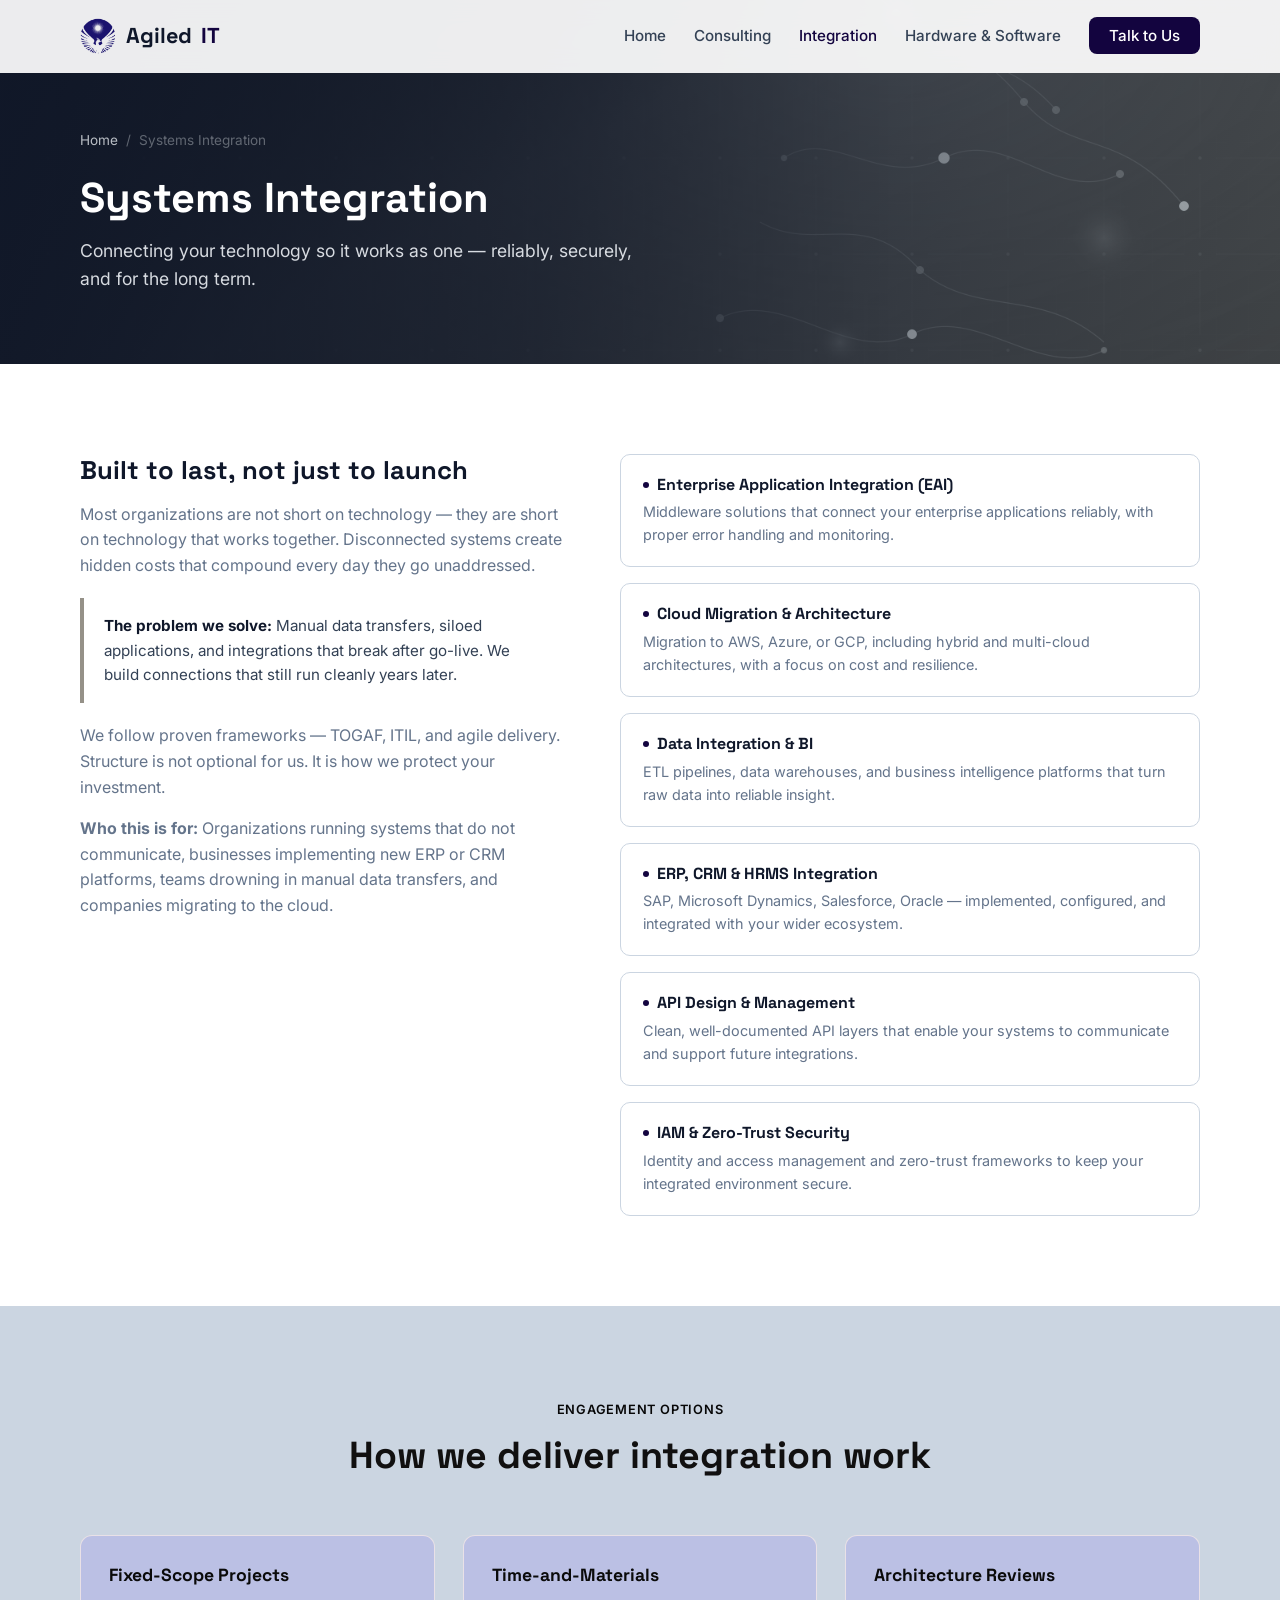
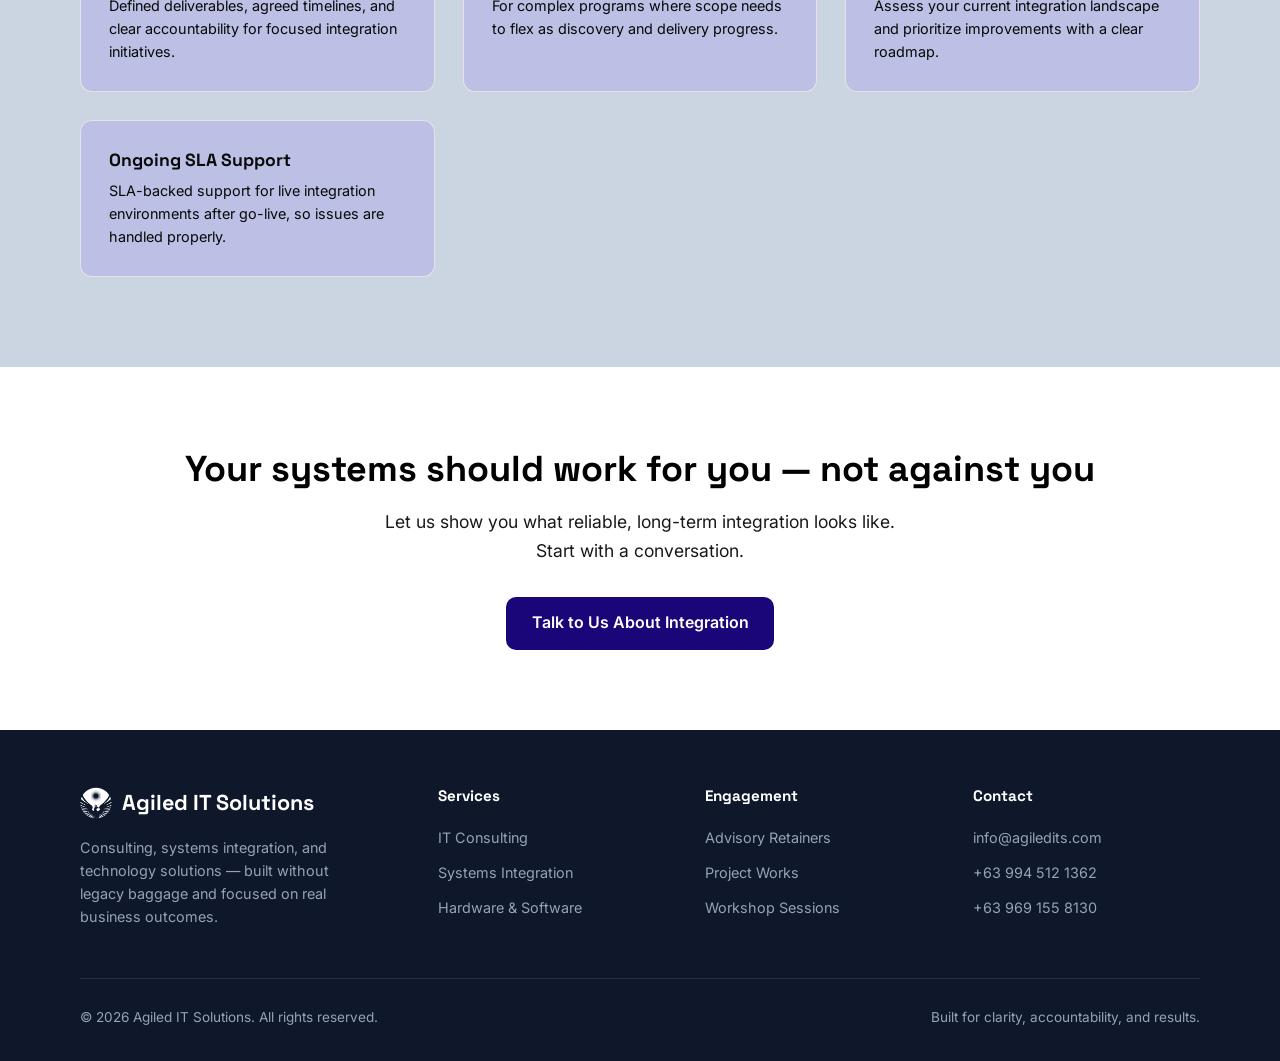
<file: integration.html>
<!DOCTYPE html>
<html lang="en">
<head>
  <meta charset="UTF-8" />
  <meta name="viewport" content="width=device-width, initial-scale=1.0" />
  <title>Systems Integration | Agiled IT Solutions</title>
  <meta name="description" content="Connect your technology so it works as one — reliably, securely, and for the long term. ERP, CRM, cloud, APIs, and data integration." />
  <link rel="preconnect" href="https://fonts.googleapis.com" />
  <link rel="preconnect" href="https://fonts.gstatic.com" crossorigin />
  <link href="https://fonts.googleapis.com/css2?family=Inter:wght@400;500;600;700&family=Space+Grotesk:wght@500;600;700&display=swap" rel="stylesheet" />
  <link rel="stylesheet" href="css/styles.css" />
</head>
<body>

  <header id="header">
    <div class="container nav">
      <a href="index.html" class="logo"><img src="assets/logo.svg" alt="Agiled IT" width="36" height="36" />Agiled <span>IT</span></a>
      <ul class="nav-links" id="navLinks">
        <li><a href="index.html">Home</a></li>
        <li><a href="consulting.html">Consulting</a></li>
        <li><a href="integration.html" class="active">Integration</a></li>
        <li><a href="hardware.html">Hardware & Software</a></li>
        <li><a href="contact.html" class="nav-cta">Talk to Us</a></li>
      </ul>
      <button class="menu-toggle" id="menuToggle" aria-label="Toggle menu">
        <span></span><span></span><span></span>
      </button>
    </div>
  </header>

  <section class="page-hero">
    <div class="container">
      <div class="breadcrumb">
        <a href="index.html">Home</a>
        <span>/</span>
        <span>Systems Integration</span>
      </div>
      <h1>Systems Integration</h1>
      <p>Connecting your technology so it works as one — reliably, securely, and for the long term.</p>
    </div>
  </section>

  <section>
    <div class="container">
      <div class="detail-block reveal">
        <div class="detail-content">
          <h3>Built to last, not just to launch</h3>
          <p>Most organizations are not short on technology — they are short on technology that works together. Disconnected systems create hidden costs that compound every day they go unaddressed.</p>
          <div class="problem">
            <strong>The problem we solve:</strong> Manual data transfers, siloed applications, and integrations that break after go-live. We build connections that still run cleanly years later.
          </div>
          <p>We follow proven frameworks — TOGAF, ITIL, and agile delivery. Structure is not optional for us. It is how we protect your investment.</p>
          <p><strong>Who this is for:</strong> Organizations running systems that do not communicate, businesses implementing new ERP or CRM platforms, teams drowning in manual data transfers, and companies migrating to the cloud.</p>
        </div>
        <div class="detail-list">
          <div class="detail-item">
            <h4>Enterprise Application Integration (EAI)</h4>
            <p>Middleware solutions that connect your enterprise applications reliably, with proper error handling and monitoring.</p>
          </div>
          <div class="detail-item">
            <h4>Cloud Migration & Architecture</h4>
            <p>Migration to AWS, Azure, or GCP, including hybrid and multi-cloud architectures, with a focus on cost and resilience.</p>
          </div>
          <div class="detail-item">
            <h4>Data Integration & BI</h4>
            <p>ETL pipelines, data warehouses, and business intelligence platforms that turn raw data into reliable insight.</p>
          </div>
          <div class="detail-item">
            <h4>ERP, CRM & HRMS Integration</h4>
            <p>SAP, Microsoft Dynamics, Salesforce, Oracle — implemented, configured, and integrated with your wider ecosystem.</p>
          </div>
          <div class="detail-item">
            <h4>API Design & Management</h4>
            <p>Clean, well-documented API layers that enable your systems to communicate and support future integrations.</p>
          </div>
          <div class="detail-item">
            <h4>IAM & Zero-Trust Security</h4>
            <p>Identity and access management and zero-trust frameworks to keep your integrated environment secure.</p>
          </div>
        </div>
      </div>
    </div>
  </section>

  <section class="engagement">
    <div class="container">
      <div class="section-header reveal">
        <span class="section-label" style="color: rgb(7, 7, 7);">Engagement Options</span>
        <h2>How we deliver integration work</h2>
      </div>
      <div class="services-grid">
        <article class="engagement-card reveal">
          <h4>Fixed-Scope Projects</h4>
          <p>Defined deliverables, agreed timelines, and clear accountability for focused integration initiatives.</p>
        </article>
        <article class="engagement-card reveal">
          <h4>Time-and-Materials</h4>
          <p>For complex programs where scope needs to flex as discovery and delivery progress.</p>
        </article>
        <article class="engagement-card reveal">
          <h4>Architecture Reviews</h4>
          <p>Assess your current integration landscape and prioritize improvements with a clear roadmap.</p>
        </article>
        <article class="engagement-card reveal">
          <h4>Ongoing SLA Support</h4>
          <p>SLA-backed support for live integration environments after go-live, so issues are handled properly.</p>
        </article>
      </div>
    </div>
  </section>

  <section class="cta">
    <div class="container reveal">
      <h2>Your systems should work for you — not against you</h2>
      <p>Let us show you what reliable, long-term integration looks like. Start with a conversation.</p>
      <a href="contact.html" class="btn btn-primary">Talk to Us About Integration</a>
    </div>
  </section>

   <!-- Footer -->
  <footer>
    <div class="container">
      <div class="footer-grid">
        <div class="footer-brand">
          <a href="index.html" class="logo"><img src="assets/logo.svg" alt="Agiled IT" width="36" height="36" />Agiled IT Solutions</a>
          <p>Consulting, systems integration, and technology solutions — built without legacy baggage and focused on real business outcomes.</p>
        </div>
        <div class="footer-col">
          <h4>Services</h4>
          <ul>
            <li><a href="consulting.html">IT Consulting</a></li>
            <li><a href="integration.html">Systems Integration</a></li>
            <li><a href="hardware.html">Hardware & Software</a></li>
          </ul>
        </div>
        <div class="footer-col">
          <h4>Engagement</h4>
          <ul>
            <li><a href="contact.html">Advisory Retainers</a></li>
            <li><a href="contact.html">Project Works</a></li>
            <li><a href="contact.html">Workshop Sessions</a></li>
          </ul>
        </div>
        <div class="footer-col">
          <h4>Contact</h4>
          <ul>
            <li><a href="mailto:info@agiledits.com">info@agiledits.com</a></li>
            <li><a href="tel:+639945121362">+63 994 512 1362</a></li>
            <li><a href="tel:+639945121362">+63 969 155 8130</a></li>
          </ul>
        </div>
      </div>
      <div class="footer-bottom">
        <span>© 2026 Agiled IT Solutions. All rights reserved.</span>
        <span>Built for clarity, accountability, and results.</span>
      </div>
    </div>
  </footer>

  <script src="js/main.js"></script>
</body>
</html>
</file>
<file: css/styles.css>
/* ============================================================
   CLEAR FORGE Palette — Agiled IT Solutions
   Primary:    Forge Teal      #0F766E
   Accent:     Signal Amber    #F59E0B
   Neutral 1:  Core Slate      #0F172A
   Neutral 2:  Clear Surface   #F1F5F9
   ============================================================ */
:root {
  /* Core brand */
  --primary: #13043f;          /* Forge Teal — brand, primary actions, icons */
  --primary-dark: #0D5C56;     /* Hover / pressed state for teal */
  --primary-light: #14B8A6;    /* Soft teal accents, trust-strip icons */
  --primary-tint: #F0FDFA;     /* Very light teal for icon backgrounds */

  /* Accent */
  --accent: #959188;           /* Signal Amber — high-priority CTAs, attention */
  --accent-dark: #D97706;      /* Amber hover */

  /* Neutrals */
  --dark: #0F172A;             /* Core Slate — headings, body, structure */
  --gray-900: #1E293B;
  --gray-700: #334155;
  --gray-500: #64748B;
  --gray-300: #CBD5E1;
  --gray-100: #F1F5F9;         /* Clear Surface — backgrounds, cards */
  --white: #FFFFFF;

  /* UI */
  --radius: 12px;
  --shadow: 0 4px 6px -1px rgb(0 0 0 / 0.08), 0 2px 4px -2px rgb(0 0 0 / 0.06);
  --shadow-lg: 0 10px 15px -3px rgb(0 0 0 / 0.08), 0 4px 6px -4px rgb(0 0 0 / 0.05);
}

* {
  margin: 0;
  padding: 0;
  box-sizing: border-box;
}

html {
  scroll-behavior: smooth;
}

body {
  font-family: 'Inter', system-ui, sans-serif;
  color: var(--gray-900);
  line-height: 1.6;
  background: var(--white);
}

h1, h2, h3, h4 {
  font-family: 'Space Grotesk', sans-serif;
  line-height: 1.25;
  color: var(--dark);
}

a {
  text-decoration: none;
  color: inherit;
}

img {
  max-width: 100%;
  display: block;
}

.container {
  width: min(1120px, 92%);
  margin-inline: auto;
}

/* ========== HEADER ========== */
header {
  position: fixed;
  top: 0;
  left: 0;
  right: 0;
  z-index: 1000;
  background: rgba(255, 255, 255, 0.92);
  backdrop-filter: blur(12px);
  border-bottom: 1px solid transparent;
  transition: border-color 0.3s, box-shadow 0.3s;
}

header.scrolled {
  border-bottom-color: var(--gray-300);
  box-shadow: var(--shadow);
}

.nav {
  display: flex;
  align-items: center;
  justify-content: space-between;
  height: 72px;
}

.logo {
  font-family: 'Space Grotesk', sans-serif;
  font-weight: 700;
  font-size: 1.35rem;
  color: var(--dark);
  display: flex;
  align-items: center;
  gap: 0.6rem;
}

.logo img {
  width: 36px;
  height: 36px;
  display: block;
  flex-shrink: 0;
  border-radius: 8px;
}

.logo span {
  color: var(--primary);
}

/* Footer logo text color */
footer .logo {
  color: #ffffff;
}

/* Force dark/colored logo PNG or SVG to pure white */
footer .logo img {
  width: 32px;
  height: 32px;
  filter: brightness(0) invert(1); /* Converts any colored image to white */
  object-fit: contain;
}

.nav-links {
  display: flex;
  gap: 1.75rem;
  list-style: none;
  align-items: center;
}

.nav-links a {
  font-size: 0.95rem;
  font-weight: 500;
  color: var(--gray-700);
  transition: color 0.2s;
}

.nav-links a:hover,
.nav-links a.active {
  color: var(--primary);
}

.nav-cta {
  background: var(--primary);
  color: white !important;
  padding: 0.55rem 1.25rem;
  border-radius: 8px;
  font-weight: 600;
  font-size: 0.9rem;
  transition: background 0.2s;
}

.nav-cta:hover {
  background: var(--primary-dark);
}

.menu-toggle {
  display: none;
  background: none;
  border: none;
  cursor: pointer;
  padding: 0.5rem;
}

.menu-toggle span {
  display: block;
  width: 24px;
  height: 2px;
  background: var(--dark);
  margin: 5px 0;
  transition: 0.3s;
}

/* ========== HERO ========== */
.hero {
  padding: 140px 0 100px;
  background-color: var(--dark);
  background-image: url('../assets/hero-bg.svg');
  background-size: cover;
  background-position: center right;
  background-repeat: no-repeat;
  position: relative;
  overflow: hidden;
}

/* Readability overlay — keeps text legible over the tech background */
.hero::before {
  content: '';
  position: absolute;
  inset: 0;
  background: linear-gradient(
    105deg,
    rgba(15, 23, 42, 0.82) 0%,
    rgba(15, 23, 42, 0.55) 42%,
    rgba(15, 23, 42, 0.25) 70%,
    rgba(15, 23, 42, 0.1) 100%
  );
  z-index: 0;
}

.hero-content {
  max-width: 680px;
  position: relative;
  z-index: 1;
}

.hero-badge {
  display: inline-flex;
  align-items: center;
  gap: 0.4rem;
  background: rgba(255, 255, 255, 0.12);
  border: 1px solid rgba(255, 255, 255, 0.22);
  backdrop-filter: blur(8px);
  padding: 0.35rem 0.9rem;
  border-radius: 999px;
  font-size: 0.85rem;
  font-weight: 500;
  color: rgba(255, 255, 255, 0.92);
  margin-bottom: 1.5rem;
}

.hero-badge::before {
  width: 8px;
  height: 8px;
  background: var(--primary-light);
  border-radius: 50%;
  box-shadow: 0 0 8px var(--primary-light);
}

.hero h1 {
  font-size: clamp(2.2rem, 5vw, 3.25rem);
  margin-bottom: 1.25rem;
  letter-spacing: -0.02em;
  color: #FFFFFF;
}

.hero h1 span {
  color: --gray-300;
}

.hero p {
  font-size: 1.15rem;
  color: rgba(241, 245, 249, 0.88);
  margin-bottom: 2rem;
  max-width: 540px;
}

.hero-actions {
  display: flex;
  flex-wrap: wrap;
  gap: 1rem;
}

/* Secondary button adapted for dark hero */
.hero .btn-secondary {
  background: rgba(255, 255, 255, 0.1);
  color: #FFFFFF;
  border: 1.5px solid rgba(255, 255, 255, 0.35);
}

.hero .btn-secondary:hover {
  background: rgba(255, 255, 255, 0.18);
  border-color: rgba(255, 255, 255, 0.55);
  color: #FFFFFF;
}

.btn {
  display: inline-flex;
  align-items: center;
  gap: 0.5rem;
  padding: 0.85rem 1.6rem;
  border-radius: 10px;
  font-weight: 600;
  font-size: 1rem;
  transition: all 0.2s;
  cursor: pointer;
  border: none;
}

.btn-primary {
  background: rgba(89, 89, 252, 0.929);
  color: rgb(222, 219, 226);
}

.btn-primary:hover {
  background: rgba(77, 77, 187, 0.952);
  transform: translateY(-1px);
}

.btn-secondary {
  background: rgb(249, 249, 250);
  color: rgba(11, 11, 12, 0.802);
  border: 1.5px solid var(--gray-900);
}

.btn-secondary:hover {
  border-color: rgb(106, 106, 223);
  color: rgb(22, 5, 47);
}

/* ========== PAGE HERO (inner pages) ========== */
.page-hero {
  padding: 130px 0 70px;
  background-color: var(--dark);
  background-image: url('../assets/hero-bg.svg');
  background-size: cover;
  background-position: center right;
  background-repeat: no-repeat;
  position: relative;
  overflow: hidden;
  border-bottom: none;
}

/* Stronger overlay for shorter page heroes — keeps title + subtitle readable */
.page-hero::before {
  content: '';
  position: absolute;
  inset: 0;
  background: linear-gradient(
    105deg,
    rgba(15, 23, 42, 0.88) 0%,
    rgba(15, 23, 42, 0.65) 45%,
    rgba(15, 23, 42, 0.35) 75%,
    rgba(15, 23, 42, 0.15) 100%
  );
  z-index: 0;
}

.page-hero .container {
  position: relative;
  z-index: 1;
}

.page-hero h1 {
  font-size: clamp(1.9rem, 4vw, 2.6rem);
  margin-bottom: 0.85rem;
  color: #FFFFFF;
}

.page-hero p {
  font-size: 1.1rem;
  color: rgba(241, 245, 249, 0.88);
  max-width: 580px;
}

.breadcrumb {
  display: flex;
  gap: 0.5rem;
  font-size: 0.85rem;
  color: rgba(241, 245, 249, 0.65);
  margin-bottom: 1.25rem;
}

.breadcrumb a {
  color: rgba(241, 245, 249, 0.75);
  transition: color 0.2s;
}

.breadcrumb a:hover {
  color: var(--primary-light);
}

.breadcrumb span {
  color: rgba(241, 245, 249, 0.35);
}

/* ========== TRUST STRIP ========== */
.trust-strip {
  padding: 1.75rem 0;
  background: var(--dark);
  color: white;
}

.trust-strip .container {
  display: flex;
  flex-wrap: wrap;
  justify-content: center;
  gap: 2.5rem;
  text-align: center;
  font-size: 0.95rem;
  font-weight: 500;
}

.trust-item {
  display: flex;
  align-items: center;
  gap: 0.6rem;
}

.trust-item svg {
  width: 20px;
  height: 20px;
  color: var(--primary-light);
  flex-shrink: 0;
}

/* ========== SECTION COMMON ========== */
section {
  padding: 90px 0;
}

.section-header {
  text-align: center;
  max-width: 640px;
  margin: 0 auto 3.5rem;
}

.section-label {
  display: inline-block;
  font-size: 0.8rem;
  font-weight: 600;
  text-transform: uppercase;
  letter-spacing: 0.06em;
  color: var(--primary);
  margin-bottom: 0.75rem;
}

.section-header h2 {
  font-size: clamp(1.75rem, 3.5vw, 2.35rem);
  margin-bottom: 1rem;
}

.section-header p {
  color: var(--gray-900);
  font-size: 1.05rem;
}

/* ========== SERVICES OVERVIEW ========== */
.services-grid {
  display: grid;
  grid-template-columns: repeat(auto-fit, minmax(300px, 1fr));
  gap: 1.75rem;
}

.service-card {
  background: rgb(245, 237, 237);
  border: 1px solid var(--gray-300);
  border-radius: var(--radius);
  padding: 0;
  transition: all 0.25s;
  position: relative;
  overflow: hidden;
  display: flex;
  flex-direction: column;
}

.service-card:hover {
  border-color: var(--primary-light);
  box-shadow: var(--shadow-lg);
  transform: translateY(-4px);
}

.service-card-image {
  width: 100%;
  height: 160px;
  object-fit: cover;
  display: block;
  background: var(--primary-tint);
}

.service-card-body {
  padding: 1.5rem 1.75rem 1.75rem;
  display: flex;
  flex-direction: column;
  flex: 1;
}

.service-icon {
  width: 48px;
  height: 48px;
  background: var(--primary-tint);
  border-radius: 10px;
  display: flex;
  align-items: center;
  justify-content: center;
  margin-bottom: 1.25rem;
  color: var(--primary);
}

.service-card h3 {
  font-size: 1.25rem;
  margin-bottom: 0.75rem;
}

.service-card p {
  color: var(--dark);
  font-size: 0.95rem;
  margin-bottom: 1.25rem;
  flex: 1;
}

.service-card a {
  font-weight: 600;
  font-size: 0.9rem;
  color: var(--primary);
  display: inline-flex;
  align-items: center;
  gap: 0.35rem;
}

.service-card a:hover {
  gap: 0.55rem;
}

/* ========== DETAILED SECTIONS ========== */
.detail-section {
  background: var(--gray-100);
}

.detail-block {
  display: grid;
  grid-template-columns: 1fr 1.2fr;
  gap: 3.5rem;
  align-items: start;
  margin-bottom: 4rem;
}

.detail-block:last-child {
  margin-bottom: 0;
}

.detail-block.reverse {
  grid-template-columns: 1.2fr 1fr;
}

.detail-block.reverse .detail-content {
  order: 2;
}

.detail-block.reverse .detail-list {
  order: 1;
}

.detail-content h3 {
  font-size: 1.6rem;
  margin-bottom: 1rem;
}

.detail-content .problem {
  background: white;
  border-left: 4px solid var(--accent);
  padding: 1rem 1.25rem;
  border-radius: 0 8px 8px 0;
  margin: 1.25rem 0;
  font-size: 0.95rem;
  color: var(--gray-700);
}

.detail-content .problem strong {
  color: var(--dark);
}

.detail-content p {
  color: var(--gray-500);
  margin-bottom: 1rem;
}

.detail-list {
  display: grid;
  gap: 1rem;
}

.detail-item {
  background: white;
  border-radius: 10px;
  padding: 1.25rem 1.4rem;
  border: 1px solid var(--gray-300);
  transition: border-color 0.2s;
}

.detail-item:hover {
  border-color: var(--primary-light);
}

.detail-item h4 {
  font-size: 1rem;
  margin-bottom: 0.35rem;
  display: flex;
  align-items: center;
  gap: 0.5rem;
}

.detail-item h4::before {
  content: '';
  width: 6px;
  height: 6px;
  background: var(--primary);
  border-radius: 50%;
  flex-shrink: 0;
}

.detail-item p {
  font-size: 0.9rem;
  color: var(--gray-500);
  margin: 0;
}

/* ========== ENGAGEMENT ========== */
.engagement {
  background: var(--gray-300);
  color: rgb(144, 135, 135);
}

.engagement .section-header h2 {
  color: rgb(17, 16, 16);
}

.engagement .section-header p {
  color: #1c1c1d;
}

.engagement-grid {
  display: grid;
  grid-template-columns: repeat(auto-fit, minmax(240px, 1fr));
  gap: 1.5rem;
}

.engagement-card {
  background: rgba(170, 171, 230, 0.486);
  border: 1px solid rgba(241, 230, 230, 0.842);
  border-radius: var(--radius);
  padding: 1.75rem;
  transition: background 0.2s;
}

.engagement-card:hover {
  background: rgba(255, 255, 255, 0.1);
}

.engagement-card h4 {
  color: rgb(10, 10, 10);
  font-size: 1.1rem;
  margin-bottom: 0.5rem;
}

.engagement-card p {
  color: #080808;
  font-size: 0.9rem;
}

/* ========== DIFFERENTIATORS ========== */
.diff-grid {
  display: grid;
  grid-template-columns: repeat(auto-fit, minmax(260px, 1fr));
  gap: 1.5rem;
}

.diff-card {
  text-align: center;
  padding: 2rem 1.5rem;
}

.diff-icon {
  width: 56px;
  height: 56px;
  margin: 0 auto 1.25rem;
  background: var(--primary-tint);
  border-radius: 14px;
  display: flex;
  align-items: center;
  justify-content: center;
  color: var(--primary);
}

.diff-card h4 {
  font-size: 1.1rem;
  margin-bottom: 0.5rem;
}

.diff-card p {
  color: var(--gray-500);
  font-size: 0.95rem;
}

/* ========== CTA ========== */
.cta {
  background: var(--primary) 0%, #bcbebe 100%);
  color: black;
  text-align: center;
  padding: 80px 0;
}

.cta h2 {
  color: rgb(1, 1, 1);
  font-size: clamp(1.75rem, 3.5vw, 2.25rem);
  margin-bottom: 1rem;
}

.cta p {
  opacity: 0.9;
  max-width: 520px;
  margin: 0 auto 2rem;
  font-size: 1.1rem;
}

.cta .btn-primary {
  background: rgb(27, 6, 121);
  color: white;
}

.cta .btn-primary:hover {
  background: rgb(85, 43, 238);
}

/* ========== CONTACT ========== */
.contact-grid {
  display: grid;
  grid-template-columns: 1fr 1.1fr;
  gap: 3rem;
  align-items: start;
}

.contact-info h3 {
  font-size: 1.5rem;
  margin-bottom: 1rem;
}

.contact-info p {
  color: var(--gray-500);
  margin-bottom: 2rem;
}

.contact-details {
  display: grid;
  gap: 1.25rem;
}

.contact-item {
  display: flex;
  gap: 1rem;
  align-items: flex-start;
}

.contact-item svg {
  width: 22px;
  height: 22px;
  color: var(--primary);
  flex-shrink: 0;
  margin-top: 2px;
}

.contact-item strong {
  display: block;
  font-size: 0.85rem;
  color: var(--gray-500);
  margin-bottom: 0.15rem;
}

.contact-item a,
.contact-item span {
  font-weight: 500;
  color: var(--dark);
}

.contact-item a:hover {
  color: var(--primary);
}

.contact-form {
  background: white;
  border: 1px solid var(--gray-300);
  border-radius: var(--radius);
  padding: 2rem;
  box-shadow: var(--shadow);
}

.form-group {
  margin-bottom: 1.25rem;
}

.form-group label {
  display: block;
  font-size: 0.9rem;
  font-weight: 500;
  margin-bottom: 0.4rem;
  color: var(--gray-700);
}

.form-group input,
.form-group select,
.form-group textarea {
  width: 100%;
  padding: 0.75rem 1rem;
  border: 1.5px solid var(--gray-300);
  border-radius: 8px;
  font-family: inherit;
  font-size: 0.95rem;
  transition: border-color 0.2s;
  background: white;
}

.form-group input:focus,
.form-group select:focus,
.form-group textarea:focus {
  outline: none;
  border-color: var(--primary);
}

.form-group textarea {
  min-height: 120px;
  resize: vertical;
}

.form-row {
  display: grid;
  grid-template-columns: 1fr 1fr;
  gap: 1rem;
}

.form-success {
  display: none;
  text-align: center;
  padding: 2rem 1rem;
}

.form-success.show {
  display: block;
}

.form-success svg {
  width: 48px;
  height: 48px;
  color: var(--primary);
  margin-bottom: 1rem;
}

/* ========== FOOTER ========== */
footer {
  background: var(--dark);
  color: #94a3b8;
  padding: 3.5rem 0 2rem;
}

.footer-grid {
  display: grid;
  grid-template-columns: 1.4fr 1fr 1fr 1fr;
  gap: 2.5rem;
  margin-bottom: 3rem;
}

.footer-brand .logo {
  color: white;
  margin-bottom: 1rem;
}

.footer-brand p {
  font-size: 0.9rem;
  max-width: 280px;
}

.footer-col h4 {
  color: white;
  font-size: 0.95rem;
  margin-bottom: 1.25rem;
}

.footer-col ul {
  list-style: none;
}

.footer-col li {
  margin-bottom: 0.6rem;
}

.footer-col a {
  font-size: 0.9rem;
  transition: color 0.2s;
}

.footer-col a:hover {
  color: var(--primary-light);
}

.footer-bottom {
  border-top: 1px solid rgba(255, 255, 255, 0.1);
  padding-top: 1.75rem;
  display: flex;
  flex-wrap: wrap;
  justify-content: space-between;
  gap: 1rem;
  font-size: 0.85rem;
}

/* ========== MOBILE ========== */
@media (max-width: 900px) {
  .nav-links {
    display: none;
    position: absolute;
    top: 72px;
    left: 0;
    right: 0;
    background: white;
    flex-direction: column;
    padding: 1.5rem;
    gap: 0;
    border-bottom: 1px solid var(--gray-300);
    box-shadow: var(--shadow-lg);
  }

  .nav-links.open {
    display: flex;
  }

  .nav-links li {
    border-bottom: 1px solid var(--gray-100);
  }

  .nav-links a {
    display: block;
    padding: 0.9rem 0;
  }

  .nav-cta {
    margin-top: 0.75rem;
    text-align: center;
  }

  .menu-toggle {
    display: block;
  }

  .detail-block,
  .detail-block.reverse {
    grid-template-columns: 1fr;
  }

  .detail-block.reverse .detail-content,
  .detail-block.reverse .detail-list {
    order: unset;
  }

  .contact-grid {
    grid-template-columns: 1fr;
  }

  .footer-grid {
    grid-template-columns: 1fr 1fr;
  }

  .form-row {
    grid-template-columns: 1fr;
  }
}

@media (max-width: 560px) {
  .footer-grid {
    grid-template-columns: 1fr;
  }

  .hero-actions {
    flex-direction: column;
  }

  .btn {
    width: 100%;
    justify-content: center;
  }
}

/* Smooth reveal animation */
.reveal {
  opacity: 0;
  transform: translateY(24px);
  transition: opacity 0.6s ease, transform 0.6s ease;
}

.reveal.visible {
  opacity: 1;
  transform: translateY(0);
}
</file>
